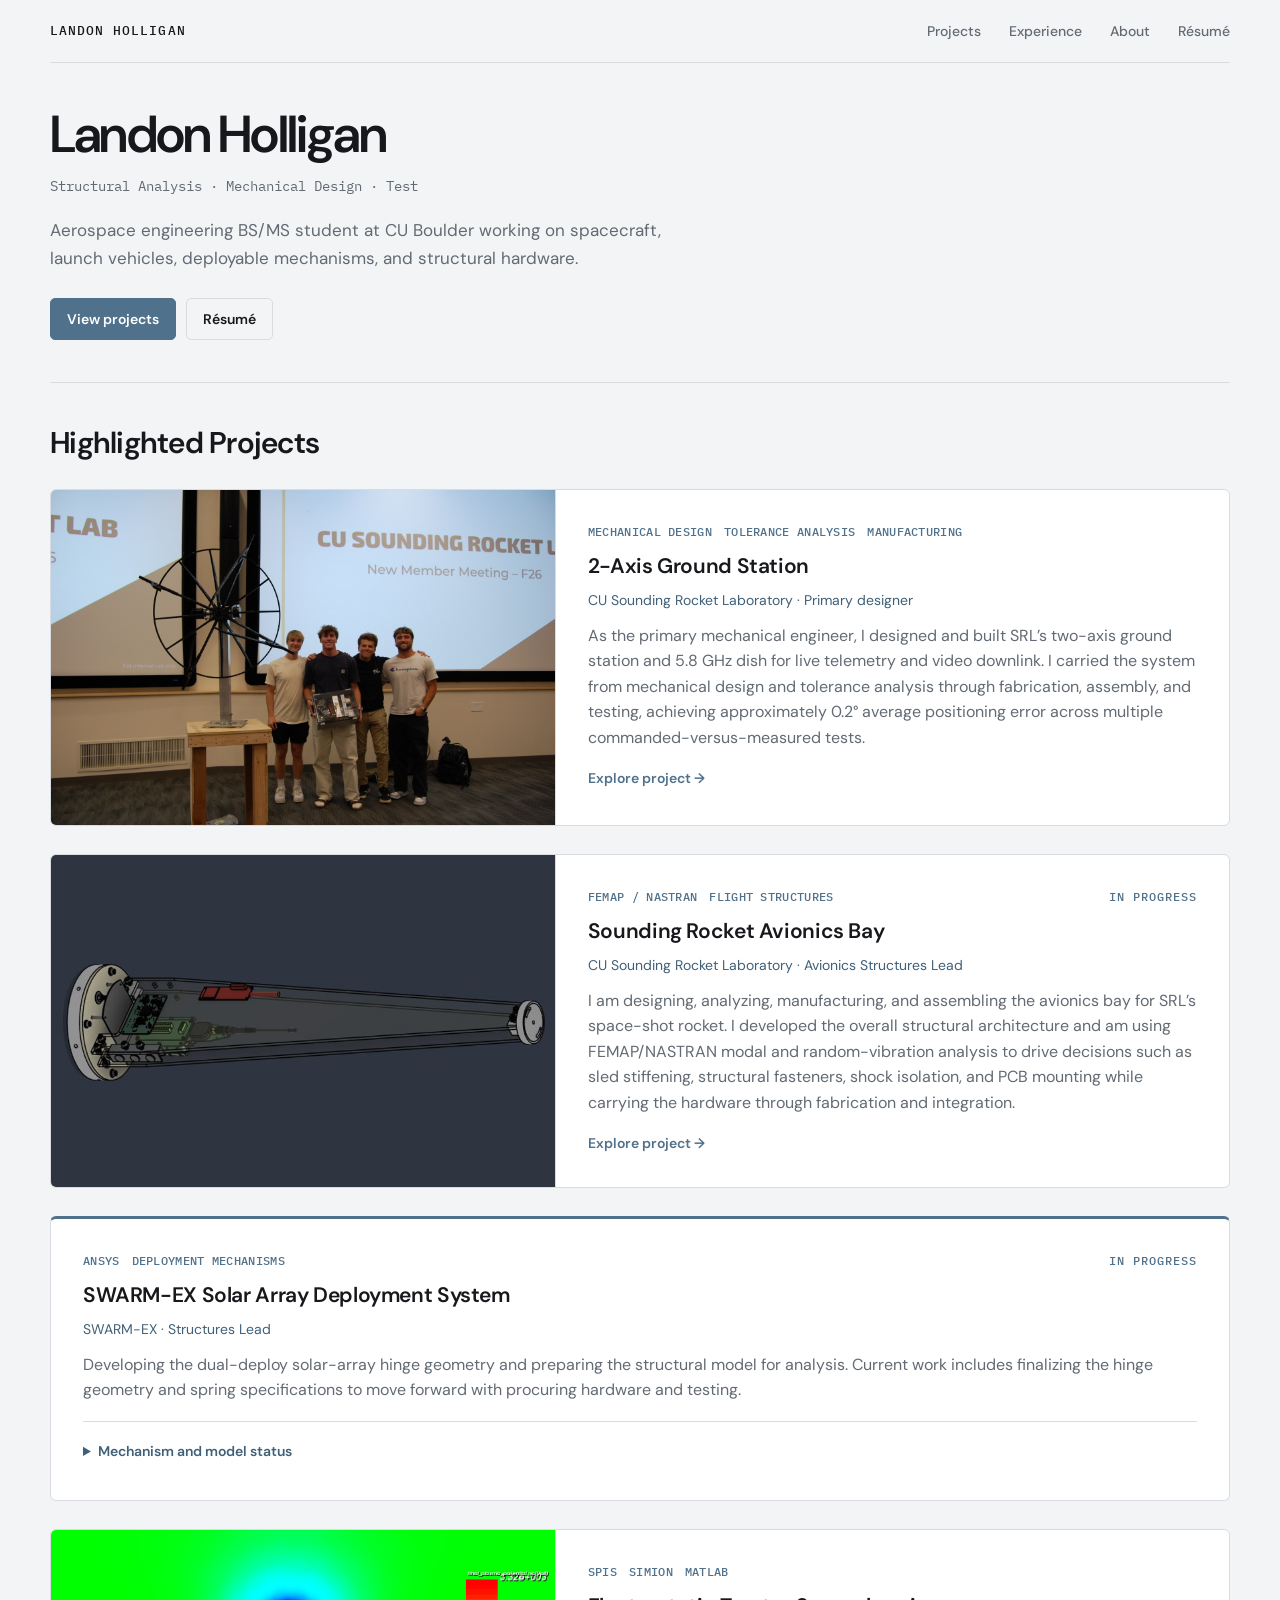
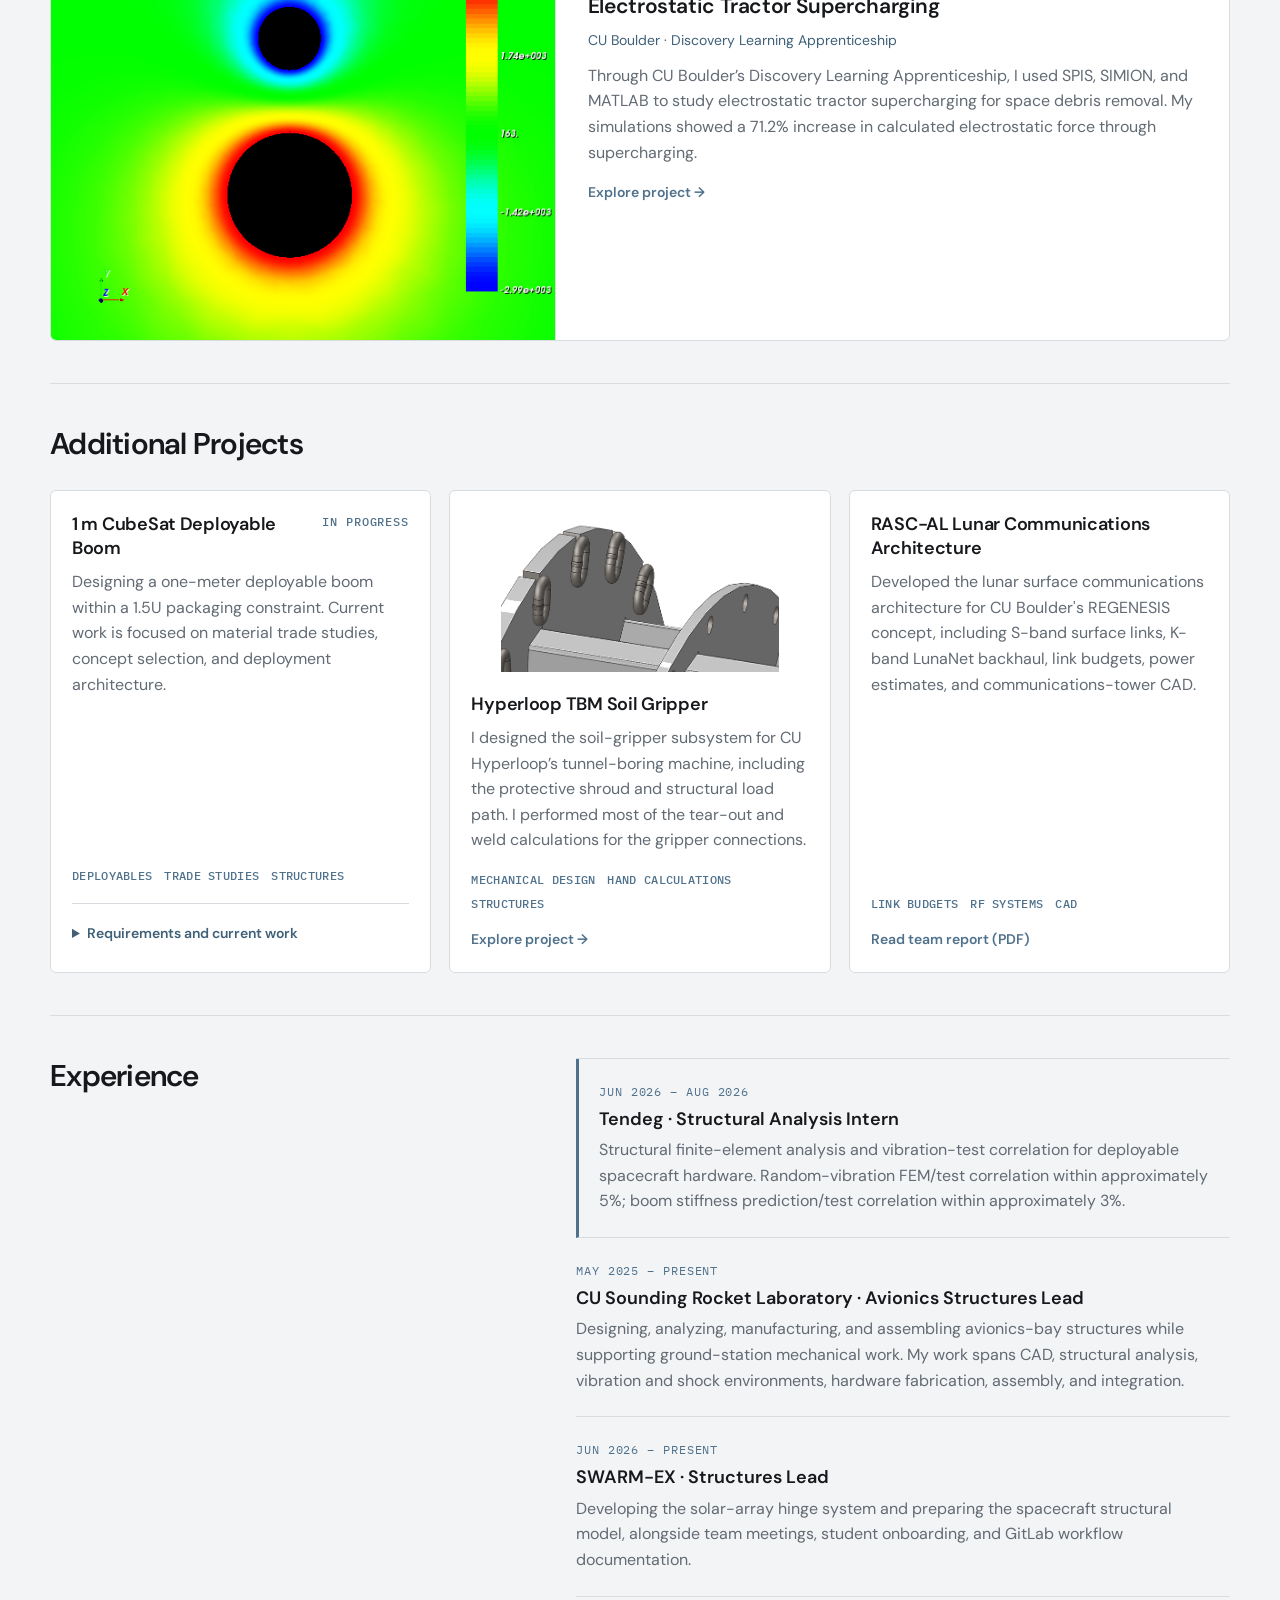
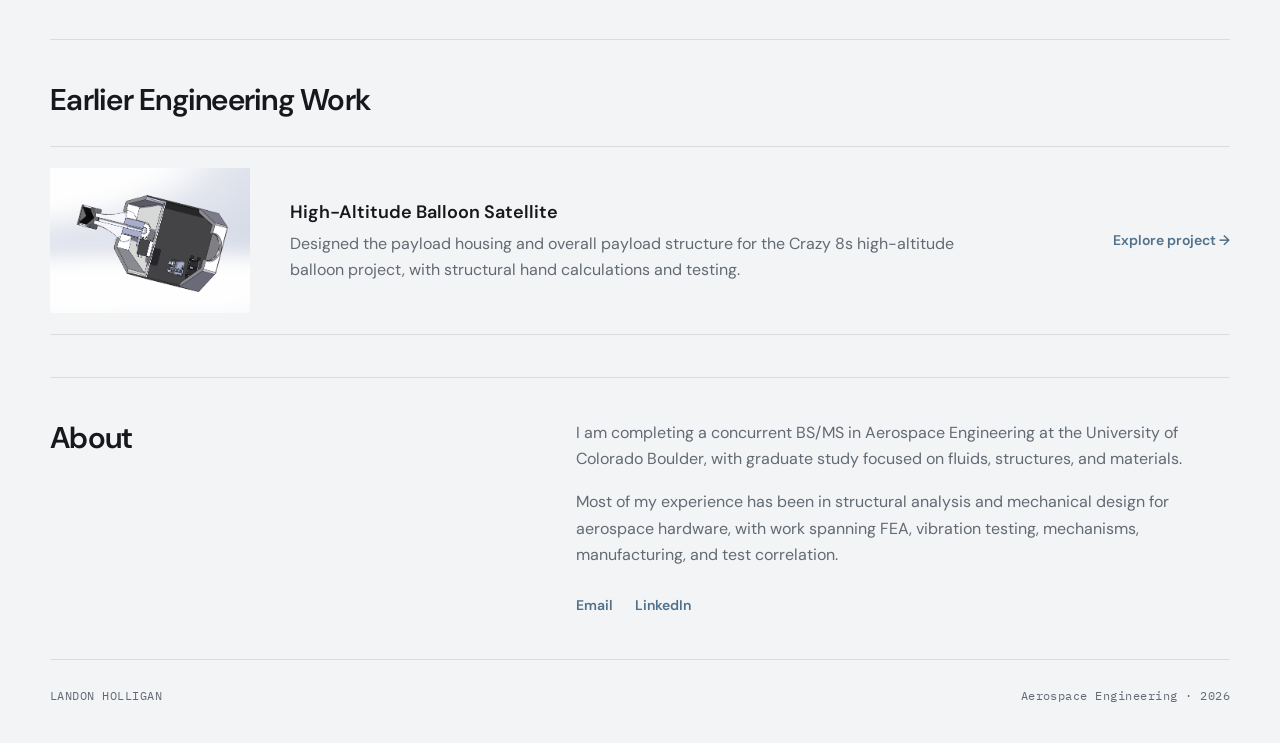
<file: index.html>
<!DOCTYPE html>

<html lang="en">
<head>
<meta charset="utf-8"/>
<meta content="width=device-width, initial-scale=1.0" name="viewport"/>
<meta content="Landon Holligan aerospace engineering portfolio featuring structural analysis, mechanical design, mechanisms, manufacturing, and testing." name="description"/>
<title>Landon Holligan | Aerospace Engineering</title>
<link href="https://fonts.googleapis.com" rel="preconnect"/>
<link crossorigin="" href="https://fonts.gstatic.com" rel="preconnect"/>
<link href="https://fonts.googleapis.com/css2?family=DM+Sans:wght@400;500;600;700&amp;family=IBM+Plex+Mono:wght@400;500&amp;display=swap" rel="stylesheet"/>
<link href="styles.css" rel="stylesheet"/>
</head>
<body><a class="skip-link" href="#top">Skip to content</a>
<header class="site-header">
<a class="brand" href="#top">
      LANDON HOLLIGAN
    </a>
<nav aria-label="Main navigation" class="site-nav">
<a href="#projects">
        Projects
      </a>
<a href="#experience">
        Experience
      </a>
<a href="#about">
        About
      </a>
<a href="assets/resume.pdf" rel="noopener noreferrer" target="_blank">
        Résumé
      </a>
</nav>
</header>
<main id="top">
<section class="hero">
<h1>
        Landon Holligan
      </h1>
<p class="hero-role">
        Structural Analysis · Mechanical Design · Test
      </p>
<p class="hero-copy">
        Aerospace engineering BS/MS student at CU Boulder working on
        spacecraft, launch vehicles, deployable mechanisms, and structural
        hardware.
      </p>
<div class="hero-actions">
<a class="button primary" href="#projects">
          View projects
        </a>
<a class="button secondary" href="assets/resume.pdf" rel="noopener noreferrer" target="_blank">
          Résumé
        </a>
</div>
</section>
<section class="section" id="projects">
<div class="section-title">
<h2>Highlighted Projects</h2>
</div>
<div class="project-grid highlighted-projects">
<article class="project-card">
<div class="project-image hardware-image">
<img alt="CU Sounding Rocket Laboratory team with the assembled ground station and dish structure" decoding="async" height="2000" src="assets/images/ground-station.JPG" width="3008"/>
</div>
<div class="project-body">
<div class="project-meta">
<span>
                MECHANICAL DESIGN
              </span>
<span>
                TOLERANCE ANALYSIS
              </span>
<span>
                MANUFACTURING
              </span>
</div>
<h3>
              2-Axis Ground Station
            </h3><p class="project-role">CU Sounding Rocket Laboratory · Primary designer</p>
<p>As the primary mechanical engineer, I designed and built SRL’s two-axis ground station and 5.8 GHz dish for live telemetry and video downlink. I carried the system from mechanical design and tolerance analysis through fabrication, assembly, and testing, achieving approximately 0.2° average positioning error across multiple commanded-versus-measured tests.</p>
<a class="project-link" href="ground-station.html">Explore project →</a>
</div>
</article>
<article class="project-card">
<div class="project-image cad-image">
<img alt="Sounding rocket avionics bay CAD and structural design" decoding="async" height="233" src="assets/images/Av_Bay.png" width="756"/>
</div>
<div class="project-body">
<div class="project-top-row">
<div class="project-meta">
<span>
                  FEMAP / NASTRAN
                </span>
<span>
                  FLIGHT STRUCTURES
                </span>
</div>
<span class="status">
                IN PROGRESS
              </span>
</div>
<h3>
              Sounding Rocket Avionics Bay
            </h3><p class="project-role">CU Sounding Rocket Laboratory · Avionics Structures Lead</p>
<p>I am designing, analyzing, manufacturing, and assembling the avionics bay for SRL’s space-shot rocket. I developed the overall structural architecture and am using FEMAP/NASTRAN modal and random-vibration analysis to drive decisions such as sled stiffening, structural fasteners, shock isolation, and PCB mounting while carrying the hardware through fabrication and integration.</p>
<a class="project-link" href="avionics-bay.html">Explore project →</a>
</div>
</article>
<article class="project-card text-project">
<div class="project-body">
<div class="project-top-row">
<div class="project-meta">
<span>
                  ANSYS
                </span>
<span>
                  DEPLOYMENT MECHANISMS
                </span>
</div>
<span class="status">
                IN PROGRESS
              </span>
</div>
<h3>
              SWARM-EX Solar Array Deployment System
            </h3><p class="project-role">SWARM-EX · Structures Lead</p>
<p>Developing the dual-deploy solar-array hinge geometry and preparing the structural model for analysis. Current work includes finalizing the hinge geometry and spring specifications to move forward with procuring hardware and testing. </p>
<details class="project-details"><summary>Mechanism and model status</summary><div class="detail-content"><dl><dt>Mechanism</dt><dd>Dual-deploy solar-array hinge system.</dd><dt>Model preparation</dt><dd>Geometry development, CAD health checks, and material and mass definitions.</dd><dt>Analysis status</dt><dd>Detailed hinge analysis is not yet complete.</dd></dl></div></details>
</div>
</article>
<article class="project-card"><div class="project-image scientific-image"><img alt="SPIS potential field from the supercharging validation simulation" height="464" loading="lazy" src="assets/figures/dla-14-1.png" width="571"/></div>
<div class="project-body">
<div class="project-meta">
<span>
                SPIS
              </span>
<span>
                SIMION
              </span>
<span>
                MATLAB
              </span>
</div>
<h3>
              Electrostatic Tractor Supercharging
            </h3><p class="project-role">CU Boulder · Discovery Learning Apprenticeship</p>
<p>Through CU Boulder’s Discovery Learning Apprenticeship, I used SPIS, SIMION, and MATLAB to study electrostatic tractor supercharging for space debris removal. My simulations showed a 71.2% increase in calculated electrostatic force through supercharging.</p>
<a class="project-link" href="dla.html">Explore project →</a>
</div>
</article>
</div>
</section>
<section class="section">
<div class="section-title">
<h2>Additional Projects</h2>
</div>
<div class="compact-project-grid">
<article class="compact-project">
<div class="compact-project-header">
<h3>
              1 m CubeSat Deployable Boom
            </h3>
<span class="status">
              IN PROGRESS
            </span>
</div>
<p>
            Designing a one-meter deployable boom within a 1.5U packaging
            constraint. Current work is focused on material trade studies,
            concept selection, and deployment architecture.
          </p>
<div class="project-meta">
<span>
              DEPLOYABLES
            </span>
<span>
              TRADE STUDIES
            </span>
<span>
              STRUCTURES
            </span>
</div>
<details class="project-details"><summary>Requirements and current work</summary><div class="detail-content"><dl><dt>Packaging</dt><dd>1 m deployed length within a 1.5U envelope.</dd><dt>Trade criteria</dt><dd>Stiffness, payload capacity, magnetic compatibility, and spacecraft and vacuum material constraints.</dd><dt>Current stage</dt><dd>Material trade study and concept selection; detailed structural analysis and hardware validation are not complete.</dd></dl></div></details>
</article>
<article class="compact-project"><img alt="Gripper attachment CAD" class="compact-image" height="351" loading="lazy" src="assets/figures/hyperloop-10-2.png" width="611"/>
<h3>
            Hyperloop TBM Soil Gripper
          </h3>
<p>I designed the soil-gripper subsystem for CU Hyperloop’s tunnel-boring machine, including the protective shroud and structural load path. I performed most of the tear-out and weld calculations for the gripper connections.</p>
<div class="project-meta">
<span>
              MECHANICAL DESIGN
            </span>
<span>
              HAND CALCULATIONS
            </span>
<span>
              STRUCTURES
            </span>
</div>
<a class="project-link" href="hyperloop.html">Explore project →</a>
</article>
<article class="compact-project">
<h3>
            RASC-AL Lunar Communications Architecture
          </h3>
<p>
            Developed the lunar surface communications architecture for
            CU Boulder's REGENESIS concept, including S-band surface links,
            K-band LunaNet backhaul, link budgets, power estimates, and
            communications-tower CAD.
          </p>
<div class="project-meta">
<span>
              LINK BUDGETS
            </span>
<span>
              RF SYSTEMS
            </span>
<span>
              CAD
            </span>
</div>
<a class="project-link" href="assets/images/RASC_AL.pdf" rel="noopener noreferrer" target="_blank">Read team report (PDF)</a>
</article>
</div>
</section>
<section class="section split" id="experience">
<div>
<h2>Experience</h2>
</div>
<div class="timeline">
<div class="timeline-item">
<div class="timeline-date">
            JUN 2026 – AUG 2026
          </div>
<h3>
            Tendeg · Structural Analysis Intern
          </h3>
<p>Structural finite-element analysis and vibration-test correlation for deployable spacecraft hardware. Random-vibration FEM/test correlation within approximately 5%; boom stiffness prediction/test correlation within approximately 3%.</p>
</div>
<div class="timeline-item">
<div class="timeline-date">
            MAY 2025 – PRESENT
          </div>
<h3>
            CU Sounding Rocket Laboratory · Avionics Structures Lead
          </h3>
<p>Designing, analyzing, manufacturing, and assembling avionics-bay structures while supporting ground-station mechanical work. My work spans CAD, structural analysis, vibration and shock environments, hardware fabrication, assembly, and integration.</p>
</div>
<div class="timeline-item">
<div class="timeline-date">
            JUN 2026 – PRESENT
          </div>
<h3>
            SWARM-EX · Structures Lead
          </h3>
<p>Developing the solar-array hinge system and preparing the spacecraft structural model, alongside team meetings, student onboarding, and GitLab workflow documentation.</p>
</div>
</div>
</section>
<section class="section">
<div class="section-title">
<h2>Earlier Engineering Work</h2>
</div>
<div class="earlier-work">
<article class="earlier-project"><img alt="Crazy 8s payload housing CAD" class="earlier-image" height="743" loading="lazy" src="assets/figures/balloon-4-1.png" width="1022"/>
<div>
<h3>
              High-Altitude Balloon Satellite
            </h3>
<p>Designed the payload housing and overall payload structure for the Crazy 8s high-altitude balloon project, with structural hand calculations and testing.</p>
</div>
<a class="project-link" href="balloon-payload.html">Explore project →</a></article>
</div>
</section>
<section class="section split" id="about">
<div>
<h2>
          About
        </h2>
</div>
<div class="about-copy">
<p>
          I am completing a concurrent BS/MS in Aerospace Engineering at
          the University of Colorado Boulder, with graduate study focused
          on fluids, structures, and materials.
        </p>
<p>
          Most of my experience has been in structural analysis and
          mechanical design for aerospace hardware, with work spanning FEA,
          vibration testing, mechanisms, manufacturing, and test correlation.
        </p>
<div class="contact-links">
<a href="mailto:landon.holligan@colorado.edu">
            Email
          </a>
<a href="https://www.linkedin.com/in/landon-holligan/" rel="noopener noreferrer" target="_blank">
            LinkedIn
          </a>
</div>
</div>
</section>
</main>
<footer>
<span>
      LANDON HOLLIGAN
    </span>
<span>
      Aerospace Engineering · <span id="year"></span>
</span>
</footer>
<script src="script.js"></script>
</body>
</html>
</file>
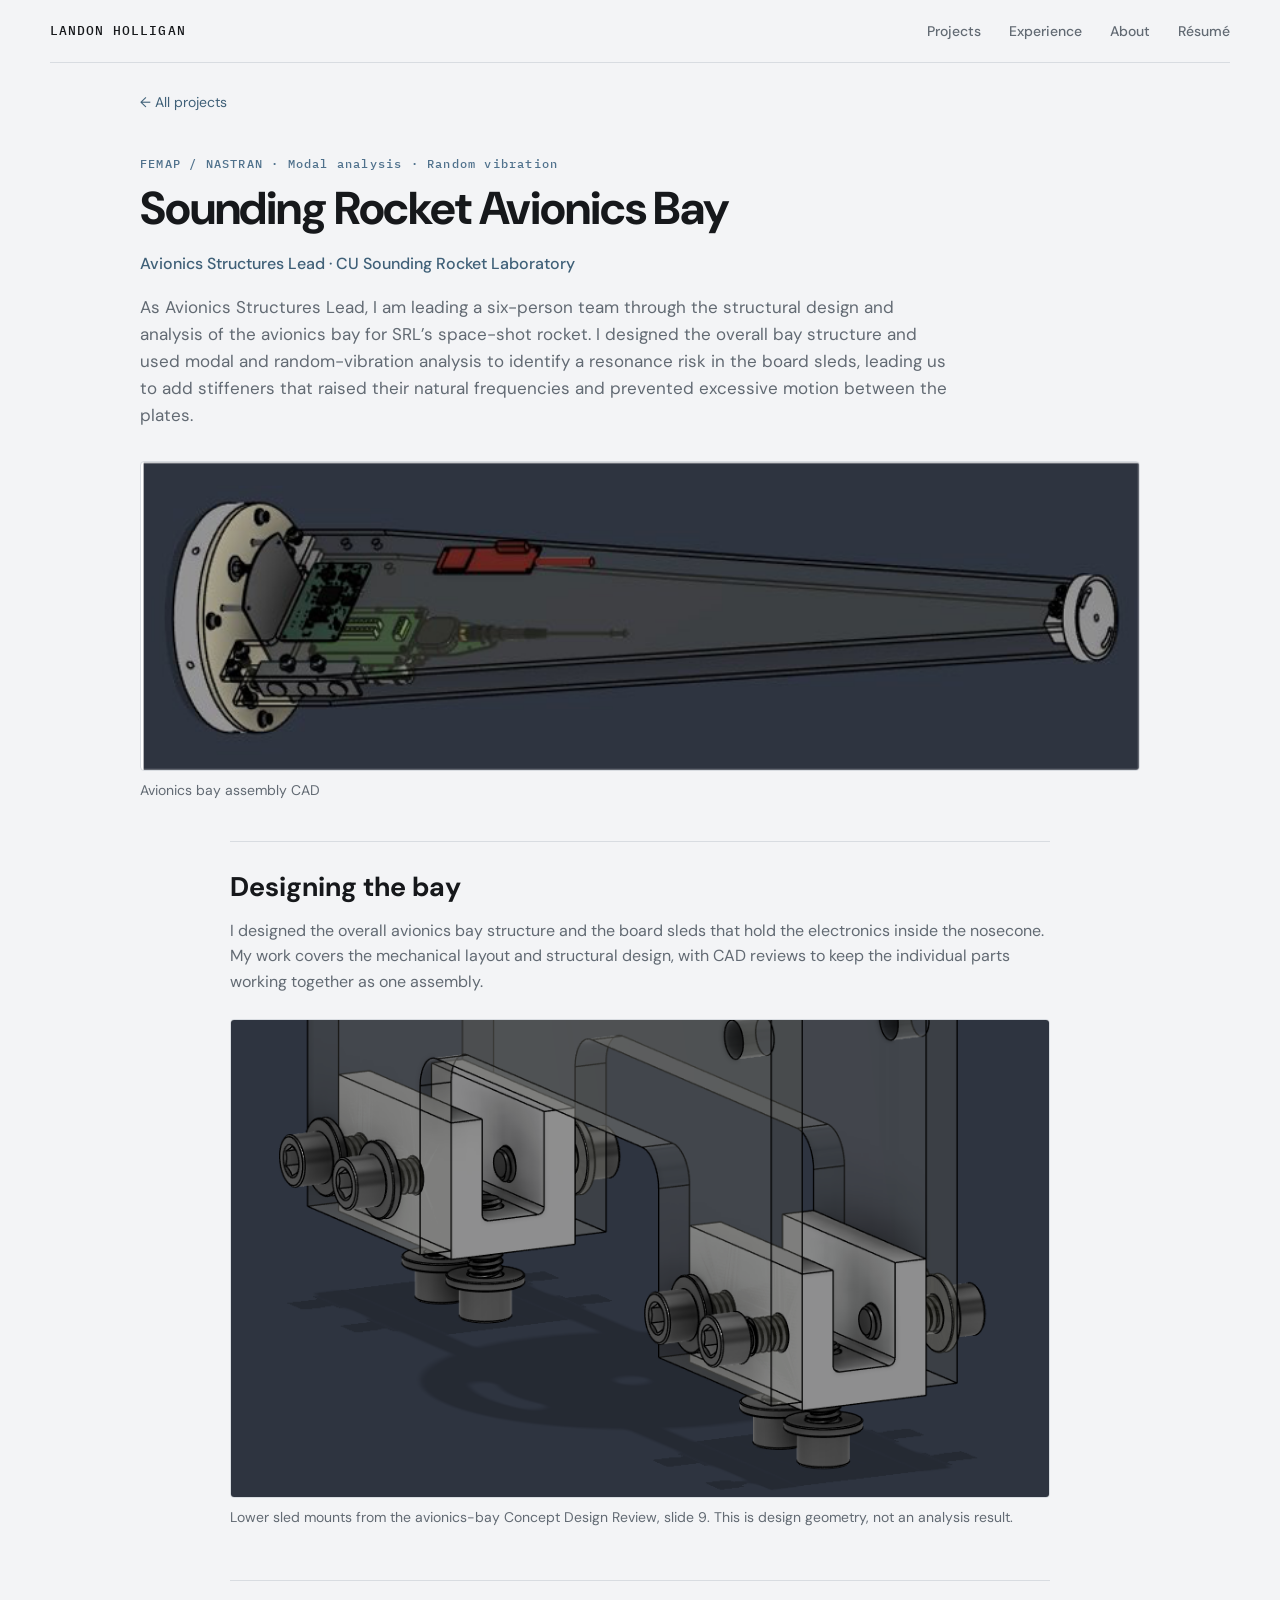
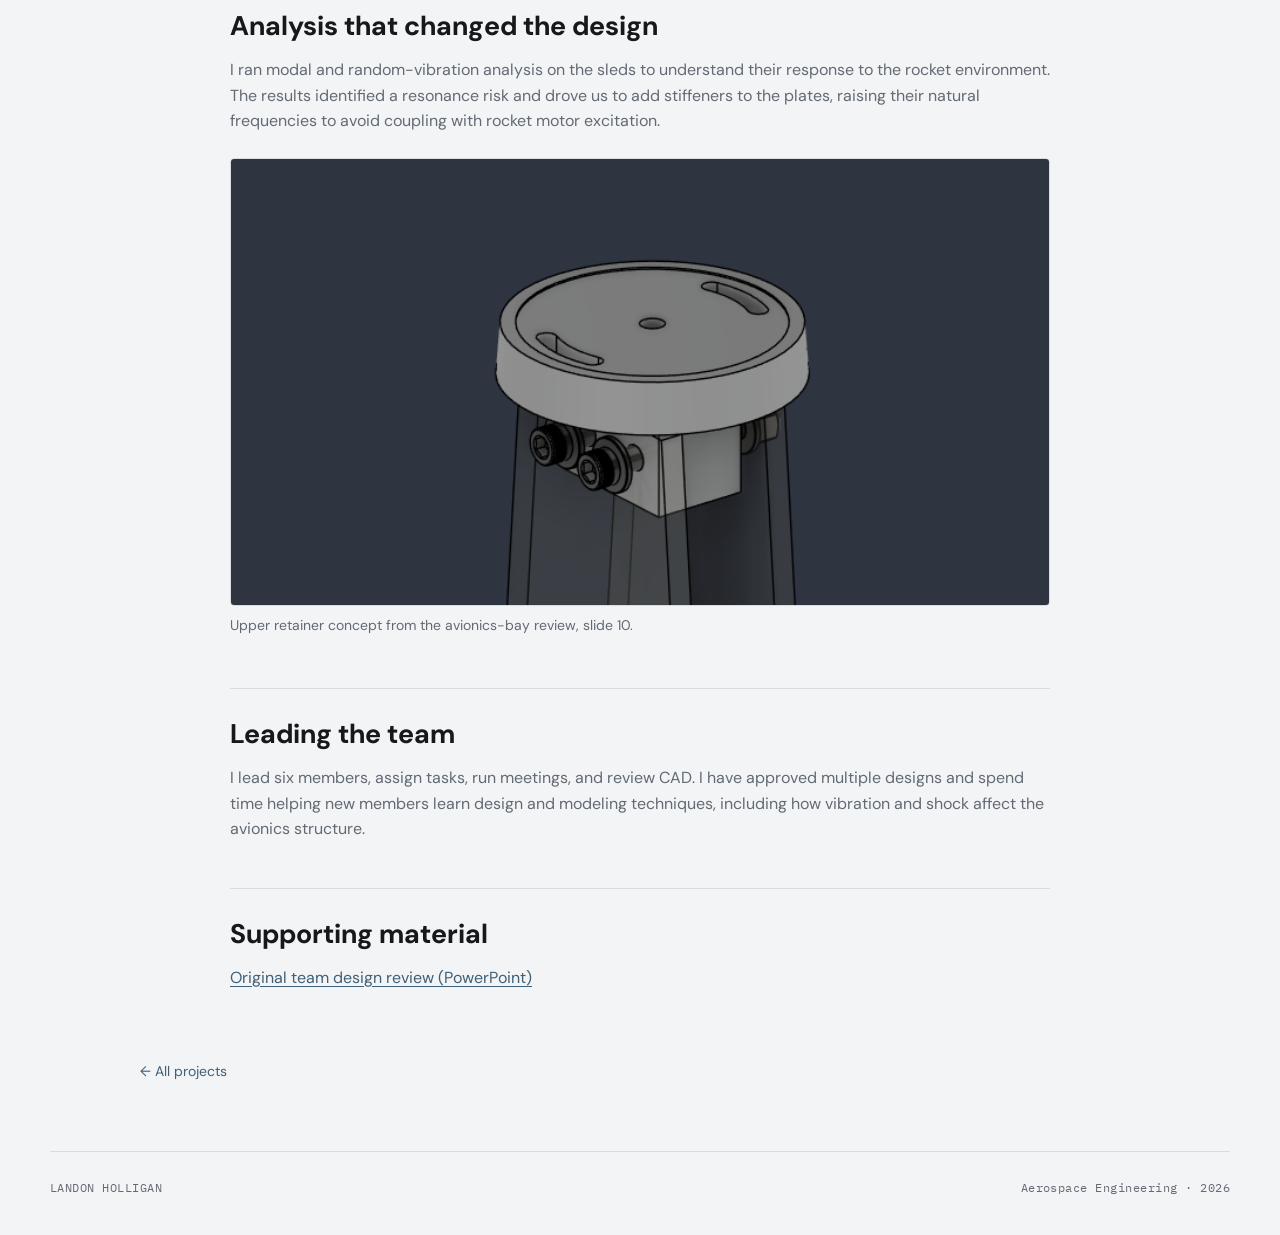
<file: avionics-bay.html>
<!DOCTYPE html>
<html lang="en"><head>
<meta charset="utf-8"/>
<meta content="width=device-width, initial-scale=1.0" name="viewport"/>
<meta content="As Avionics Structures Lead, I am working on the structural design, analysis, manufacturing, and test of the avionics bay for SRL’s space-shot rocket. I designed the overall bay structure and used modal and random-vibration analysis to identify a resonance risk in the board sleds, leading me to add stiffeners that raised their natural frequencies and prevented excessive motion between the plates." name="description"/>
<title>Sounding Rocket Avionics Bay | Landon Holligan</title>
<link href="https://fonts.googleapis.com" rel="preconnect"/>
<link crossorigin="" href="https://fonts.gstatic.com" rel="preconnect"/>
<link href="https://fonts.googleapis.com/css2?family=DM+Sans:wght@400;500;600;700&amp;family=IBM+Plex+Mono:wght@400;500&amp;display=swap" rel="stylesheet"/>
<link href="styles.css" rel="stylesheet"/>
</head><body><a class="skip-link" href="#top">Skip to content</a><header class="site-header">
<a class="brand" href="index.html#top">
      LANDON HOLLIGAN
    </a>
<nav aria-label="Main navigation" class="site-nav">
<a href="index.html#projects">
        Projects
      </a>
<a href="index.html#experience">
        Experience
      </a>
<a href="index.html#about">
        About
      </a>
<a href="assets/resume.pdf" rel="noopener noreferrer" target="_blank">
        Résumé
      </a>
</nav>
</header><main class="case-main" id="top"><a class="back-link" href="index.html#projects">← All projects</a><section class="case-hero"><p class="eyebrow">FEMAP / NASTRAN · Modal analysis · Random vibration</p><h1>Sounding Rocket Avionics Bay</h1><p class="project-role">Avionics Structures Lead · CU Sounding Rocket Laboratory</p><p class="case-intro">As Avionics Structures Lead, I am leading a six-person team through the structural design and analysis of the avionics bay for SRL’s space-shot rocket. I designed the overall bay structure and used modal and random-vibration analysis to identify a resonance risk in the board sleds, leading us to add stiffeners that raised their natural frequencies and prevented excessive motion between the plates.</p></section><figure><a aria-label="Open full-size figure" href="assets/images/Av_Bay.png" rel="noopener" target="_blank"><img alt="Avionics bay assembly CAD" height="233" loading="lazy" src="assets/images/Av_Bay.png" width="756"/></a><figcaption>Avionics bay assembly CAD</figcaption></figure><div class="case-content"><section class="case-section"><h2>Designing the bay</h2><p>I designed the overall avionics bay structure and the board sleds that hold the electronics inside the nosecone. My work covers the mechanical layout and structural design, with CAD reviews to keep the individual parts working together as one assembly.</p><figure><a aria-label="Open full-size figure" href="assets/figures/avionics-9-2.png" rel="noopener" target="_blank"><img alt="Lower sled mounts from the avionics-bay Concept Design Review, slide 9. This is design geometry, not an analysis result." height="518" loading="lazy" src="assets/figures/avionics-9-2.png" width="887"/></a><figcaption>Lower sled mounts from the avionics-bay Concept Design Review, slide 9. This is design geometry, not an analysis result.</figcaption></figure></section><section class="case-section"><h2>Analysis that changed the design</h2><p>I ran modal and random-vibration analysis on the sleds to understand their response to the rocket environment. The results identified a resonance risk and drove us to add stiffeners to the plates, raising their natural frequencies to avoid coupling with rocket motor excitation.</p><figure><a aria-label="Open full-size figure" href="assets/figures/avionics-10-2.png" rel="noopener" target="_blank"><img alt="Upper retainer concept from the avionics-bay review, slide 10." height="381" loading="lazy" src="assets/figures/avionics-10-2.png" width="698"/></a><figcaption>Upper retainer concept from the avionics-bay review, slide 10.</figcaption></figure></section><section class="case-section"><h2>Leading the team</h2><p>I lead six members, assign tasks, run meetings, and review CAD. I have approved multiple designs and spend time helping new members learn design and modeling techniques, including how vibration and shock affect the avionics structure.</p></section><section class="case-section downloads"><h2>Supporting material</h2><a download="" href="assets/documents/avionics-review.pptx">Original team design review (PowerPoint)</a></section></div><a class="back-link" href="index.html#projects">← All projects</a></main><footer>
<span>
      LANDON HOLLIGAN
    </span>
<span>
      Aerospace Engineering · <span id="year"></span>
</span>
</footer><script src="script.js"></script></body></html>
</file>
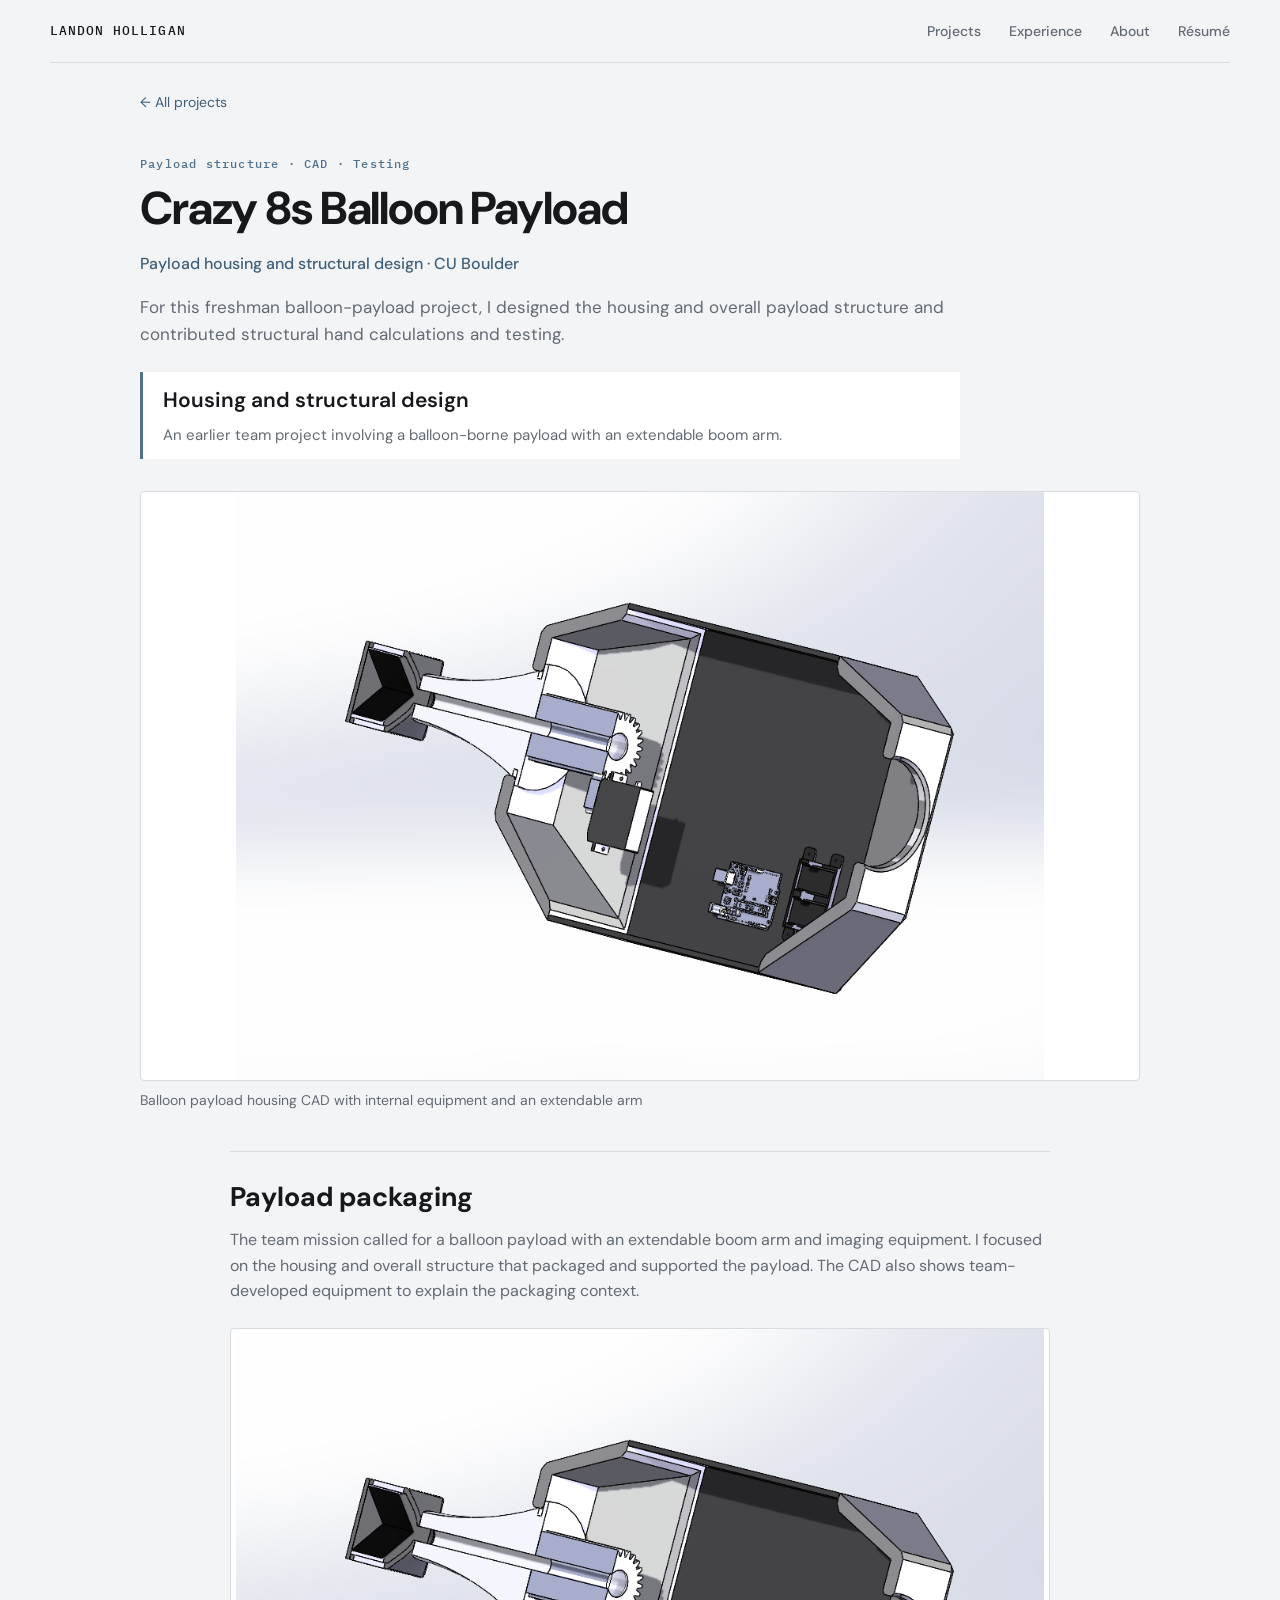
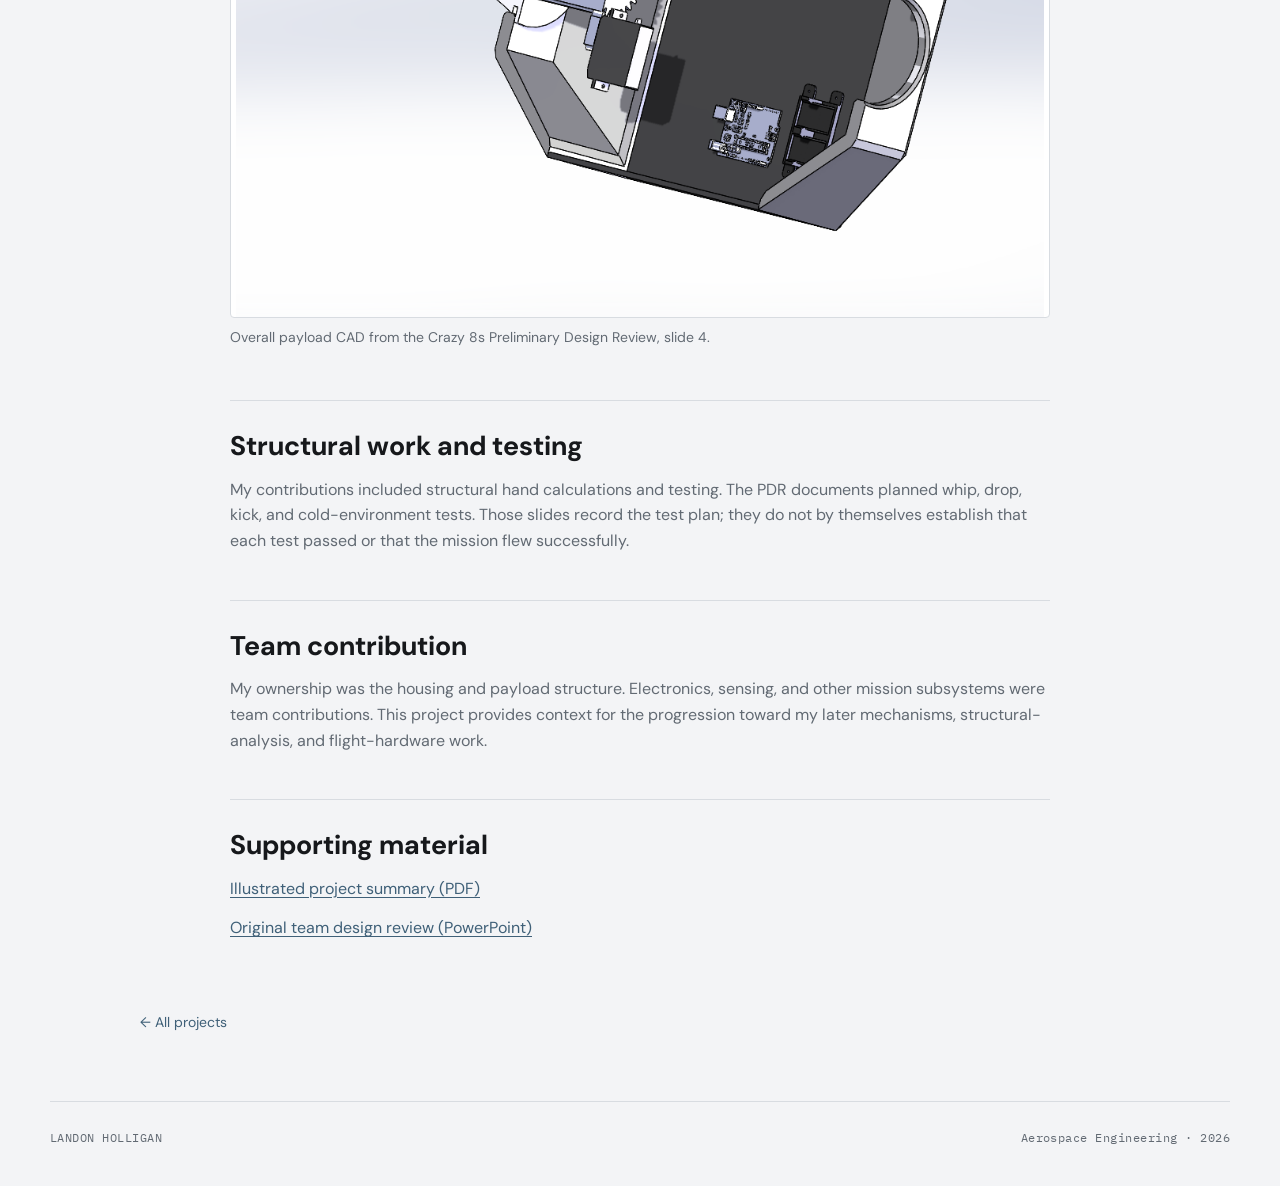
<file: balloon-payload.html>
<!DOCTYPE html><html lang="en"><head>
<meta charset="utf-8"/>
<meta content="width=device-width, initial-scale=1.0" name="viewport"/>
<meta content="For this freshman balloon-payload project, I designed the housing and overall payload structure and contributed structural hand calculations and testing." name="description"/>
<title>Crazy 8s Balloon Payload | Landon Holligan</title>
<link href="https://fonts.googleapis.com" rel="preconnect"/>
<link crossorigin="" href="https://fonts.gstatic.com" rel="preconnect"/>
<link href="https://fonts.googleapis.com/css2?family=DM+Sans:wght@400;500;600;700&amp;family=IBM+Plex+Mono:wght@400;500&amp;display=swap" rel="stylesheet"/>
<link href="styles.css" rel="stylesheet"/>
</head><body><a class="skip-link" href="#top">Skip to content</a><header class="site-header">
<a class="brand" href="index.html#top">
      LANDON HOLLIGAN
    </a>
<nav aria-label="Main navigation" class="site-nav">
<a href="index.html#projects">
        Projects
      </a>
<a href="index.html#experience">
        Experience
      </a>
<a href="index.html#about">
        About
      </a>
<a href="assets/resume.pdf" rel="noopener noreferrer" target="_blank">
        Résumé
      </a>
</nav>
</header><main id="top" class="case-main"><a class="back-link" href="index.html#projects">← All projects</a><section class="case-hero"><p class="eyebrow">Payload structure · CAD · Testing</p><h1>Crazy 8s Balloon Payload</h1><p class="project-role">Payload housing and structural design · CU Boulder</p><p class="case-intro">For this freshman balloon-payload project, I designed the housing and overall payload structure and contributed structural hand calculations and testing.</p><div class="case-result"><strong>Housing and structural design</strong><span>An earlier team project involving a balloon-borne payload with an extendable boom arm.</span></div></section><figure><a href="assets/figures/balloon-4-1.png" target="_blank" rel="noopener" aria-label="Open full-size figure"><img src="assets/figures/balloon-4-1.png" width="1022" height="743" loading="lazy" alt="Balloon payload housing CAD with internal equipment and an extendable arm"></a><figcaption>Balloon payload housing CAD with internal equipment and an extendable arm</figcaption></figure><div class="case-content"><section class="case-section"><h2>Payload packaging</h2><p>The team mission called for a balloon payload with an extendable boom arm and imaging equipment. I focused on the housing and overall structure that packaged and supported the payload. The CAD also shows team-developed equipment to explain the packaging context.</p><figure><a href="assets/figures/balloon-4-1.png" target="_blank" rel="noopener" aria-label="Open full-size figure"><img src="assets/figures/balloon-4-1.png" width="1022" height="743" loading="lazy" alt="Overall payload CAD from the Crazy 8s Preliminary Design Review, slide 4."></a><figcaption>Overall payload CAD from the Crazy 8s Preliminary Design Review, slide 4.</figcaption></figure></section><section class="case-section"><h2>Structural work and testing</h2><p>My contributions included structural hand calculations and testing. The PDR documents planned whip, drop, kick, and cold-environment tests. Those slides record the test plan; they do not by themselves establish that each test passed or that the mission flew successfully.</p></section><section class="case-section"><h2>Team contribution</h2><p>My ownership was the housing and payload structure. Electronics, sensing, and other mission subsystems were team contributions. This project provides context for the progression toward my later mechanisms, structural-analysis, and flight-hardware work.</p></section><section class="case-section downloads"><h2>Supporting material</h2><a href="assets/documents/balloon-payload-summary.pdf" target="_blank" rel="noopener">Illustrated project summary (PDF)</a><a href="assets/documents/balloon-pdr.pptx" download>Original team design review (PowerPoint)</a></section></div><a class="back-link" href="index.html#projects">← All projects</a></main><footer>
<span>
      LANDON HOLLIGAN
    </span>
<span>
      Aerospace Engineering · <span id="year"></span>
</span>
</footer><script src="script.js"></script></body></html>
</file>
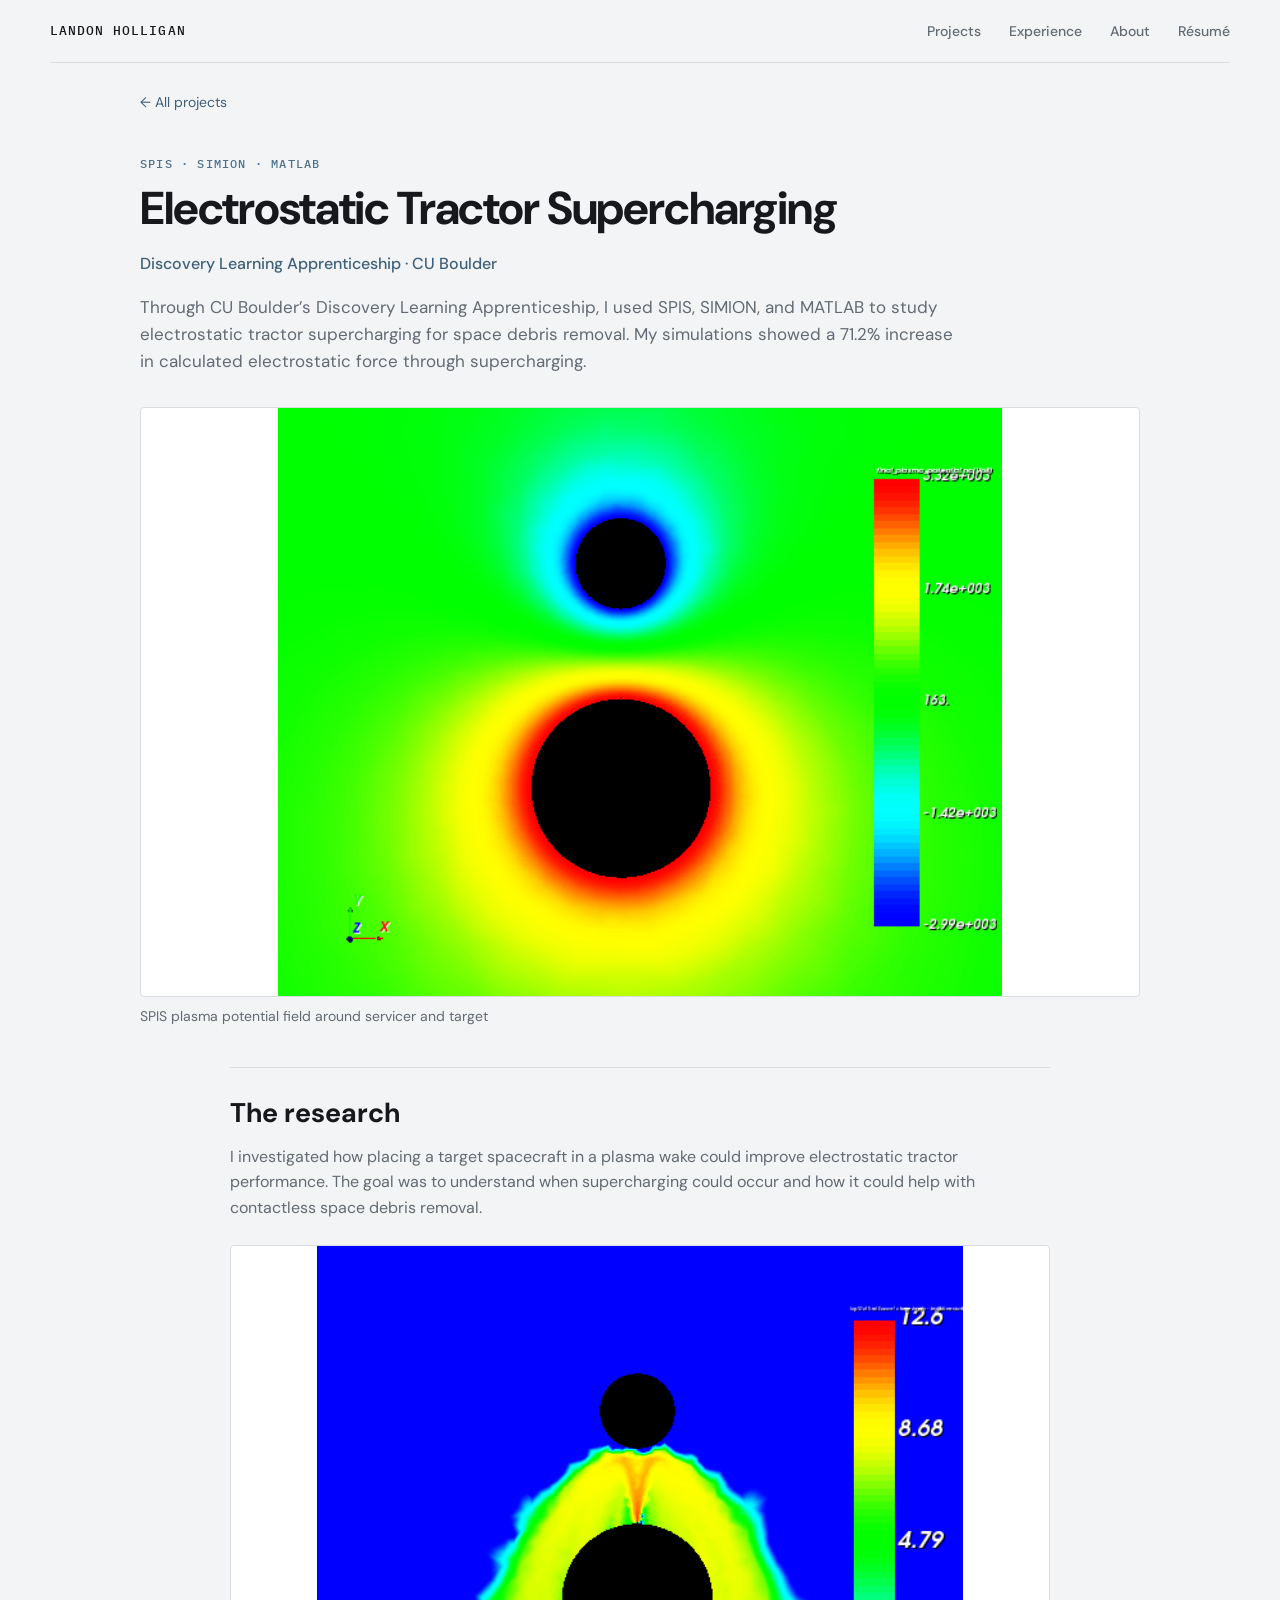
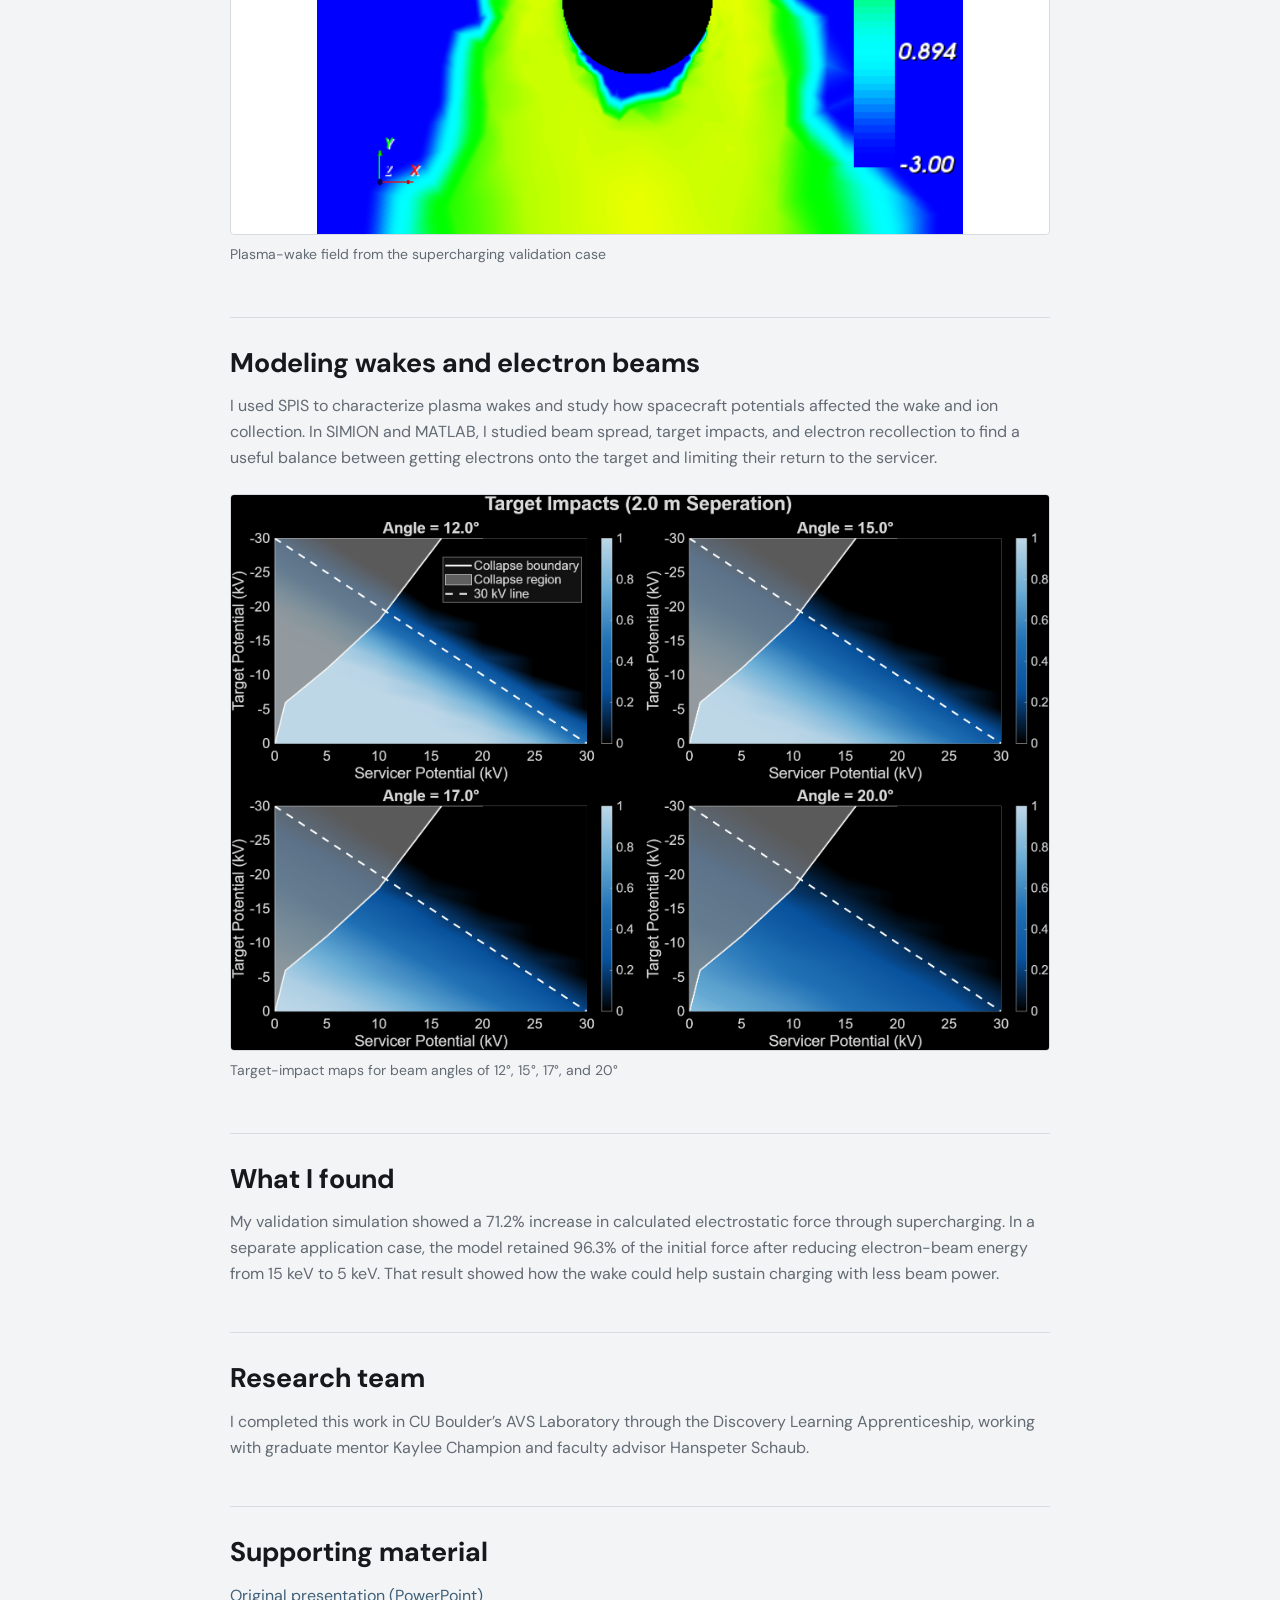
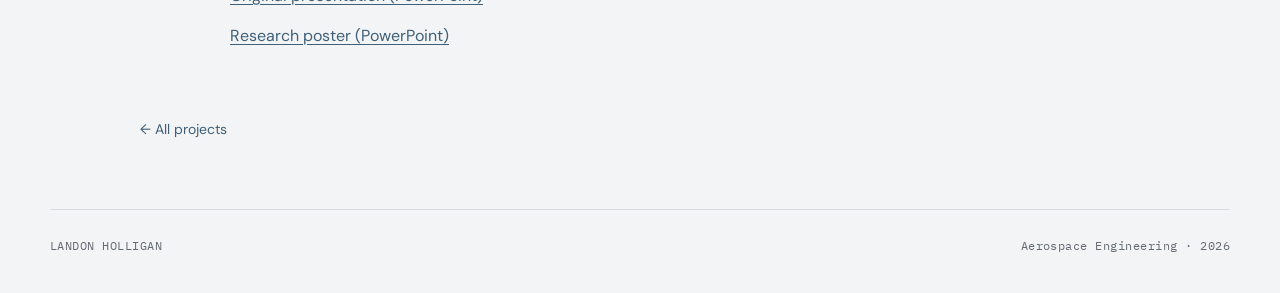
<file: dla.html>
<!DOCTYPE html>
<html lang="en"><head>
<meta charset="utf-8"/>
<meta content="width=device-width, initial-scale=1.0" name="viewport"/>
<meta content="Through CU Boulder’s Discovery Learning Apprenticeship, I used SPIS, SIMION, and MATLAB to study electrostatic tractor supercharging for space debris removal. My simulations showed a 71.2% increase in calculated electrostatic force through supercharging." name="description"/>
<title>Electrostatic Tractor Supercharging | Landon Holligan</title>
<link href="https://fonts.googleapis.com" rel="preconnect"/>
<link crossorigin="" href="https://fonts.gstatic.com" rel="preconnect"/>
<link href="https://fonts.googleapis.com/css2?family=DM+Sans:wght@400;500;600;700&amp;family=IBM+Plex+Mono:wght@400;500&amp;display=swap" rel="stylesheet"/>
<link href="styles.css" rel="stylesheet"/>
</head><body><a class="skip-link" href="#top">Skip to content</a><header class="site-header">
<a class="brand" href="index.html#top">
      LANDON HOLLIGAN
    </a>
<nav aria-label="Main navigation" class="site-nav">
<a href="index.html#projects">
        Projects
      </a>
<a href="index.html#experience">
        Experience
      </a>
<a href="index.html#about">
        About
      </a>
<a href="assets/resume.pdf" rel="noopener noreferrer" target="_blank">
        Résumé
      </a>
</nav>
</header><main class="case-main" id="top"><a class="back-link" href="index.html#projects">← All projects</a><section class="case-hero"><p class="eyebrow">SPIS · SIMION · MATLAB</p><h1>Electrostatic Tractor Supercharging</h1><p class="project-role">Discovery Learning Apprenticeship · CU Boulder</p><p class="case-intro">Through CU Boulder’s Discovery Learning Apprenticeship, I used SPIS, SIMION, and MATLAB to study electrostatic tractor supercharging for space debris removal. My simulations showed a 71.2% increase in calculated electrostatic force through supercharging.</p></section><figure><a aria-label="Open full-size figure" href="assets/figures/dla-14-1.png" rel="noopener" target="_blank"><img alt="SPIS plasma potential field around servicer and target" height="464" loading="lazy" src="assets/figures/dla-14-1.png" width="571"/></a><figcaption>SPIS plasma potential field around servicer and target</figcaption></figure><div class="case-content"><section class="case-section"><h2>The research</h2><p>I investigated how placing a target spacecraft in a plasma wake could improve electrostatic tractor performance. The goal was to understand when supercharging could occur and how it could help with contactless space debris removal.</p><figure><a aria-label="Open full-size figure" href="assets/figures/dla-14-0.png" rel="noopener" target="_blank"><img alt="Plasma-wake field from the supercharging validation case. DLA final presentation, slide 14." height="458" loading="lazy" src="assets/figures/dla-14-0.png" width="503"/></a><figcaption>Plasma-wake field from the supercharging validation case</figcaption></figure></section><section class="case-section"><h2>Modeling wakes and electron beams</h2><p>I used SPIS to characterize plasma wakes and study how spacecraft potentials affected the wake and ion collection. In SIMION and MATLAB, I studied beam spread, target impacts, and electron recollection to find a useful balance between getting electrons onto the target and limiting their return to the servicer.</p><figure><a aria-label="Open full-size figure" href="assets/figures/dla-12-0.png" rel="noopener" target="_blank"><img alt="Target-impact maps for beam angles of 12°, 15°, 17°, and 20°. DLA final presentation, slide 12." height="1320" loading="lazy" src="assets/figures/dla-12-0.png" width="1947"/></a><figcaption>Target-impact maps for beam angles of 12°, 15°, 17°, and 20°</figcaption></figure></section><section class="case-section"><h2>What I found</h2><p>My validation simulation showed a 71.2% increase in calculated electrostatic force through supercharging. In a separate application case, the model retained 96.3% of the initial force after reducing electron-beam energy from 15 keV to 5 keV. That result showed how the wake could help sustain charging with less beam power.</p></section><section class="case-section"><h2>Research team</h2><p>I completed this work in CU Boulder’s AVS Laboratory through the Discovery Learning Apprenticeship, working with graduate mentor Kaylee Champion and faculty advisor Hanspeter Schaub.</p></section><section class="case-section downloads"><h2>Supporting material</h2><a download="" href="assets/documents/dla-presentation.pptx">Original presentation (PowerPoint)</a><a download="" href="assets/documents/dla-poster.pptx">Research poster (PowerPoint)</a></section></div><a class="back-link" href="index.html#projects">← All projects</a></main><footer>
<span>
      LANDON HOLLIGAN
    </span>
<span>
      Aerospace Engineering · <span id="year"></span>
</span>
</footer><script src="script.js"></script></body></html>
</file>
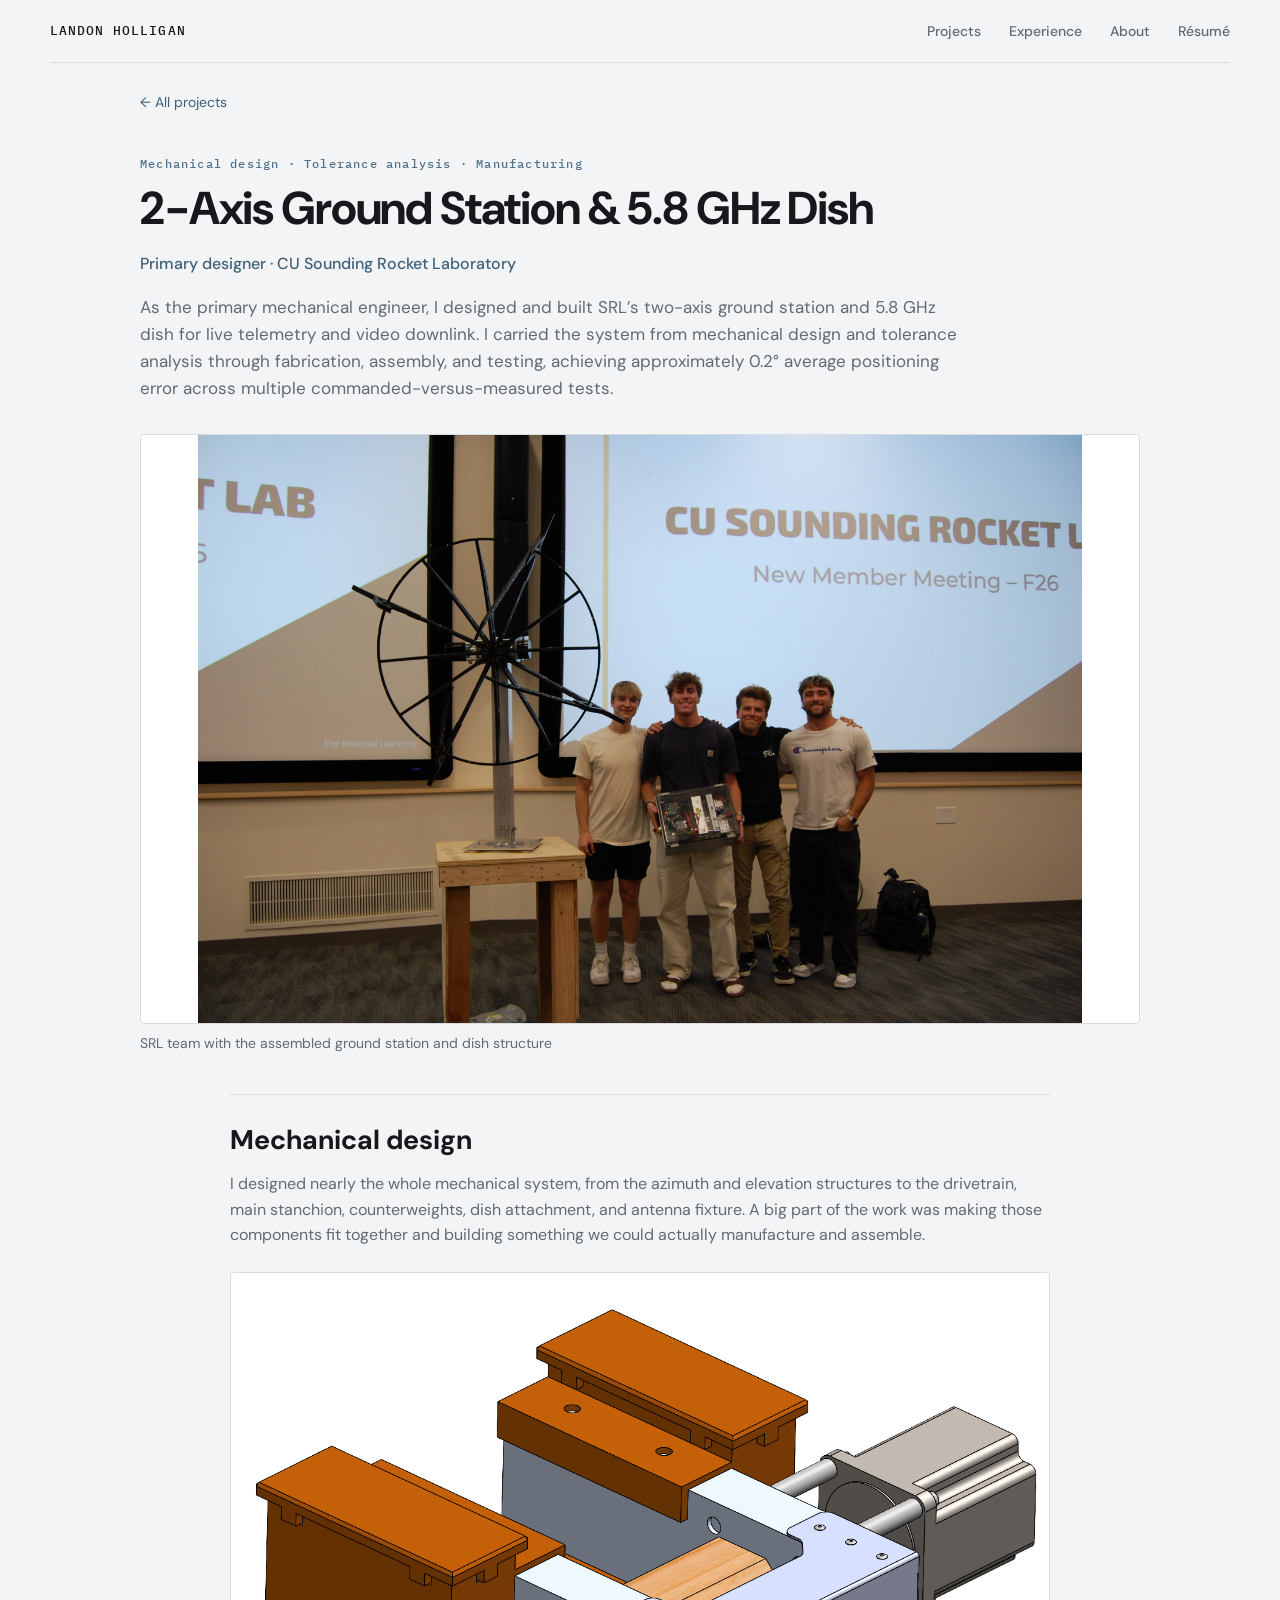
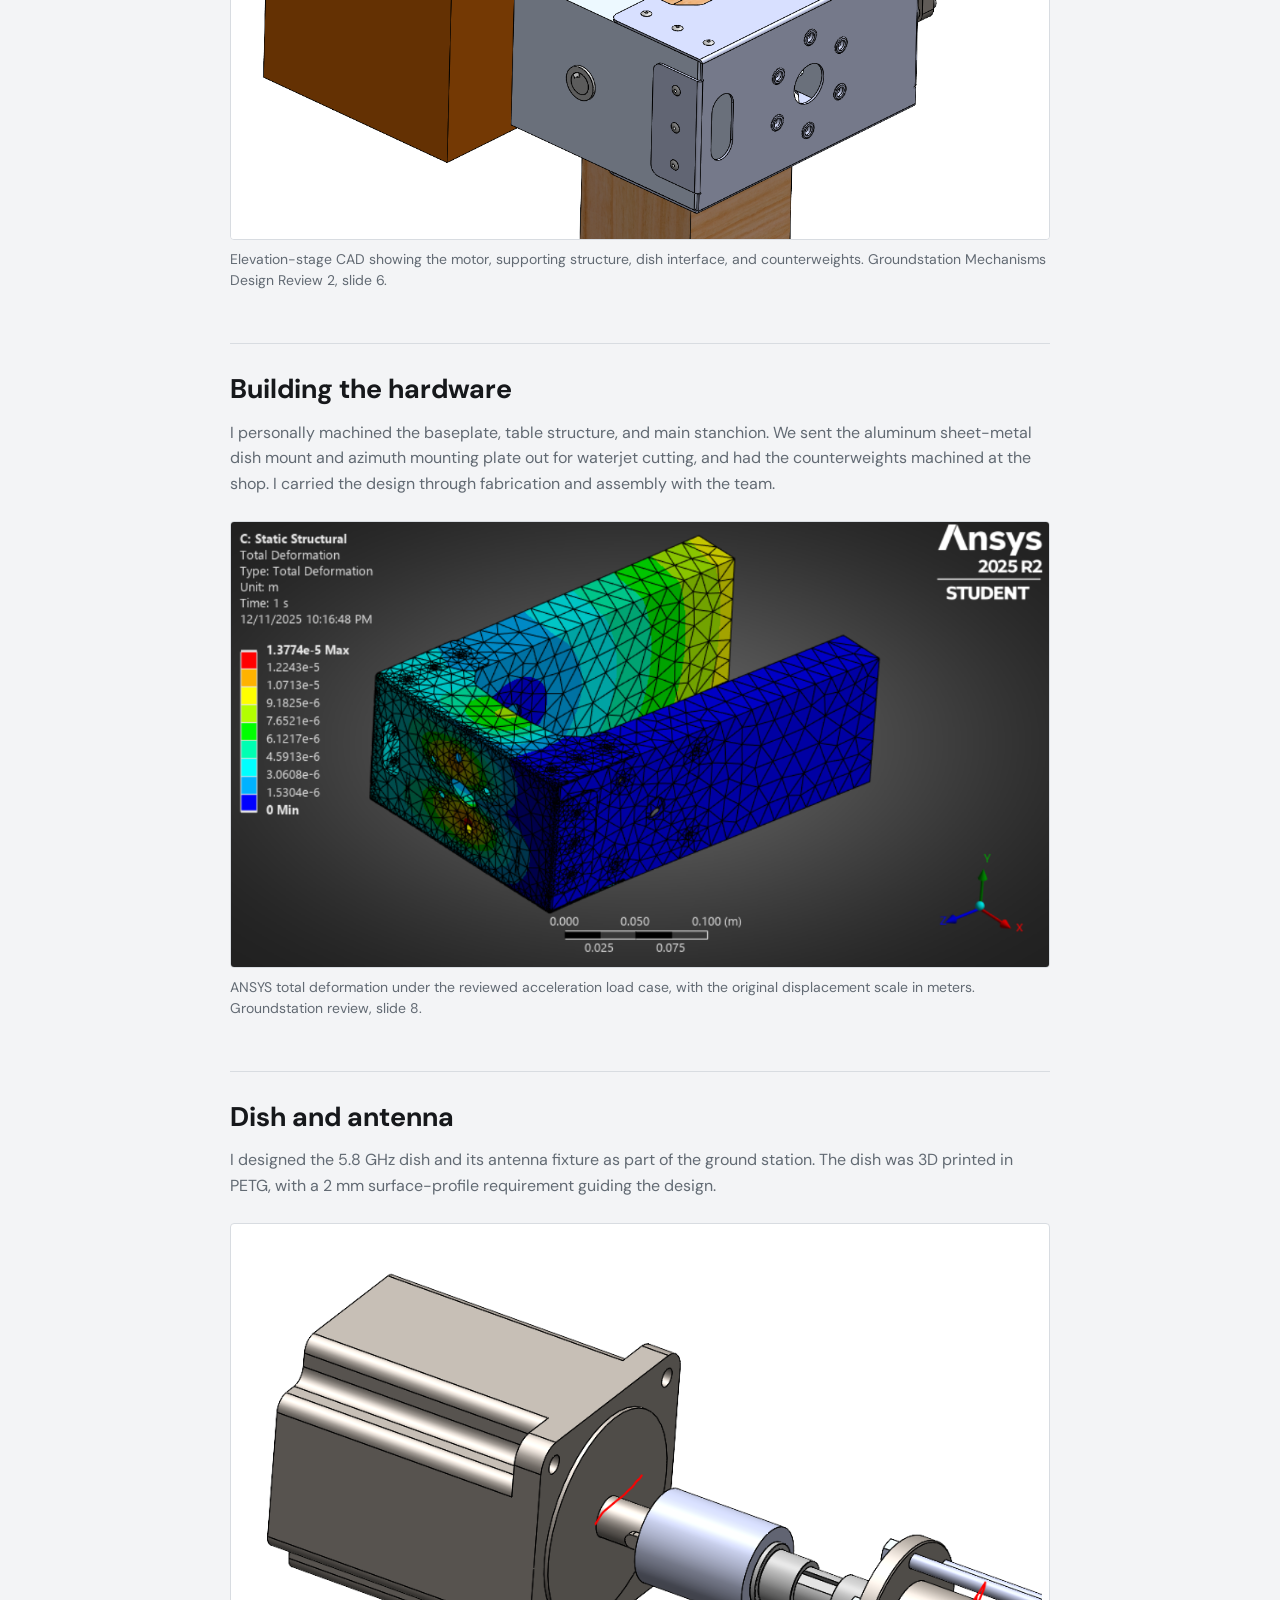
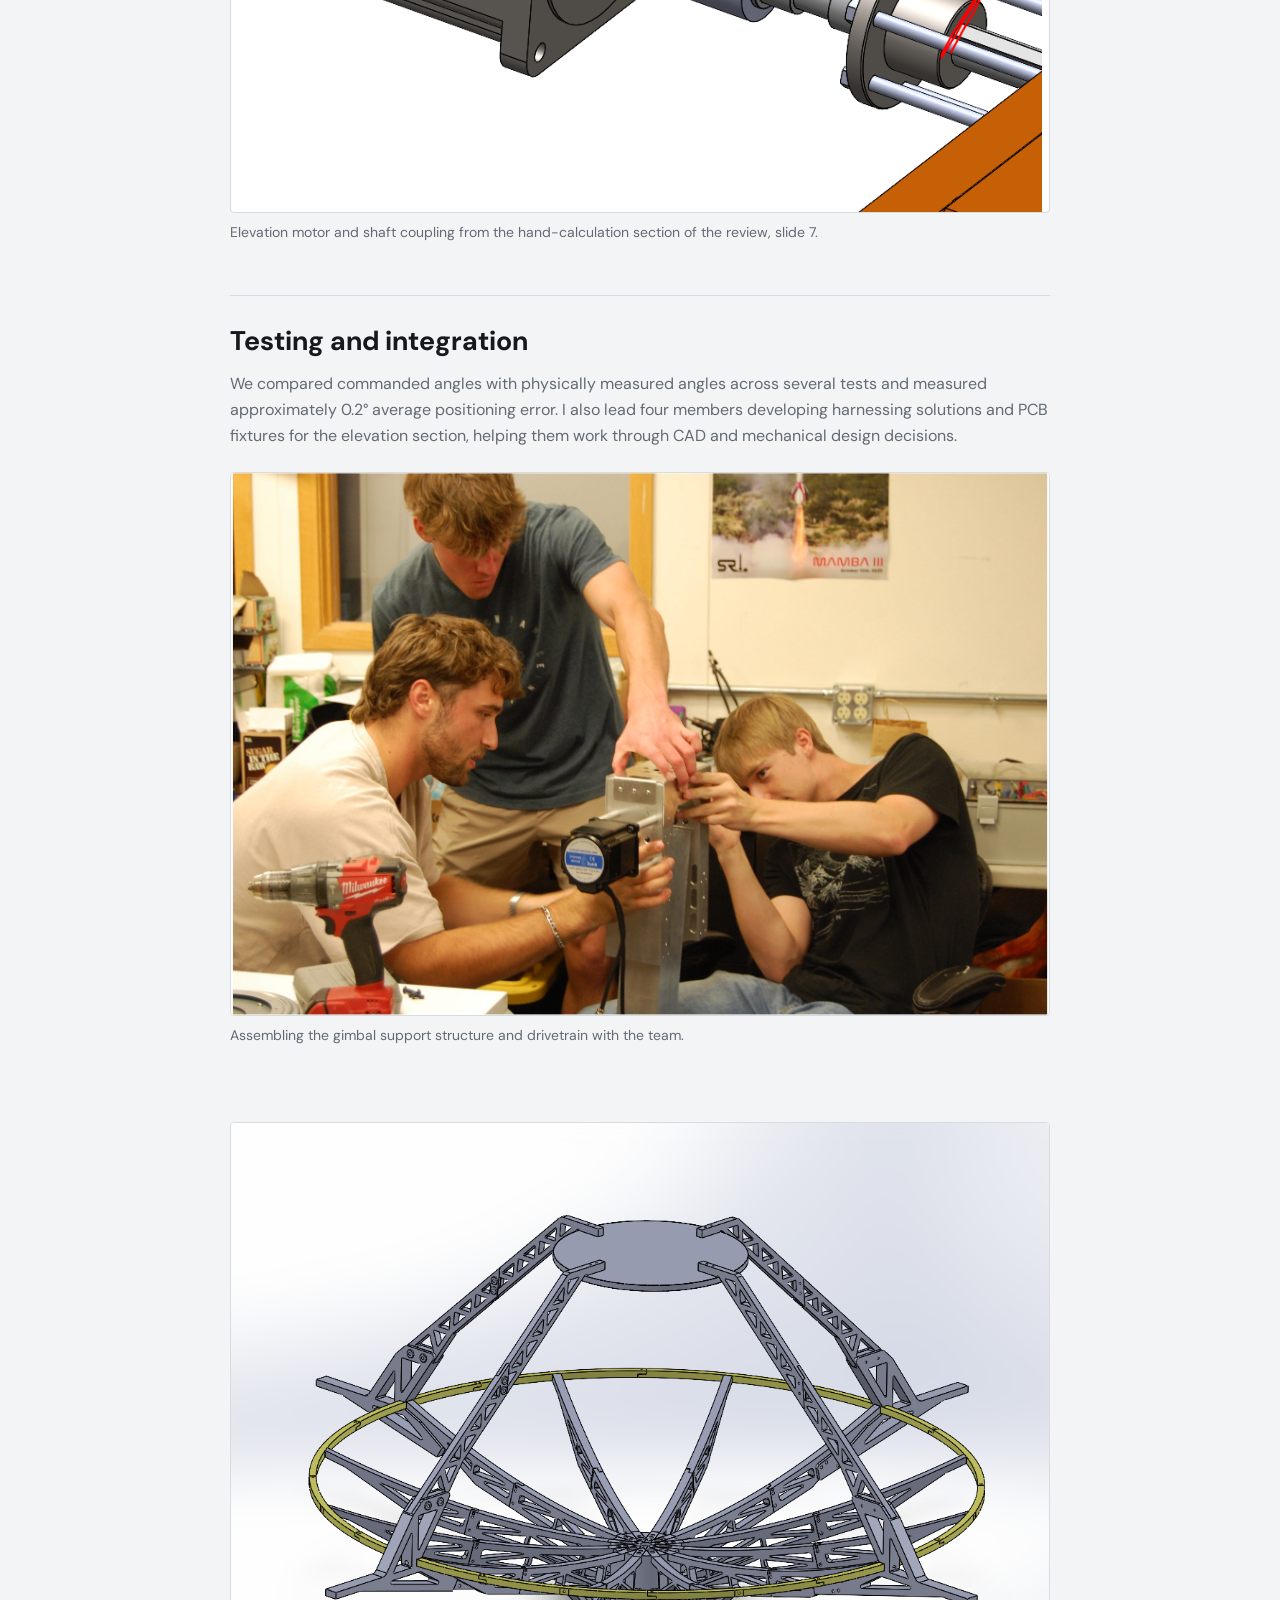
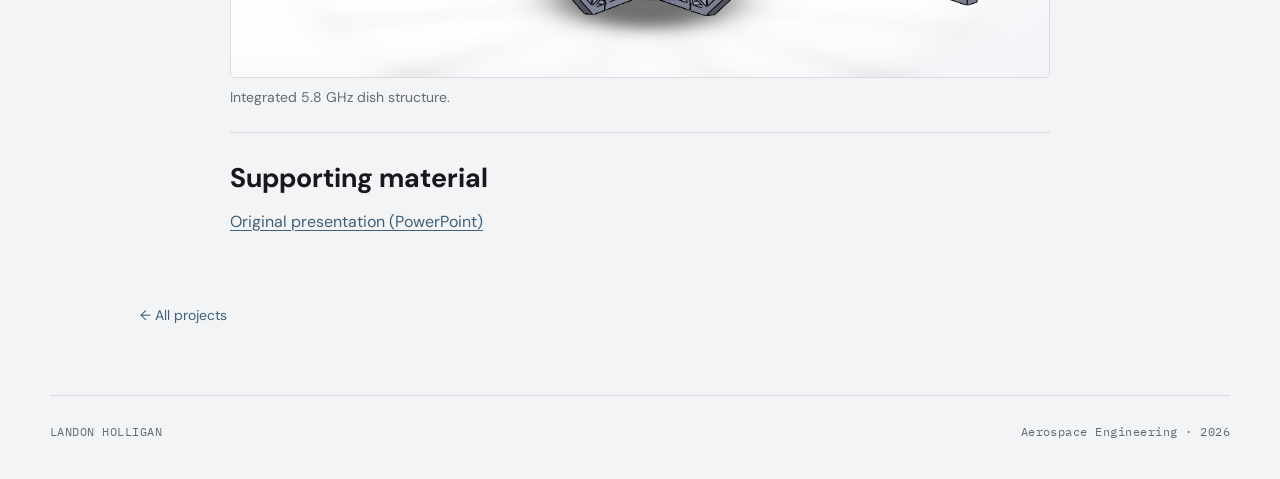
<file: ground-station.html>
<!DOCTYPE html>
<html lang="en"><head>
<meta charset="utf-8"/>
<meta content="width=device-width, initial-scale=1.0" name="viewport"/>
<meta content="As the primary mechanical engineer, I designed and built SRL’s two-axis ground station and 5.8 GHz dish for live telemetry and video downlink. I carried the system from mechanical design and tolerance analysis through fabrication, assembly, and testing, achieving approximately 0.2° average positioning error across multiple commanded-versus-measured tests." name="description"/>
<title>2-Axis Ground Station &amp; 5.8 GHz Dish | Landon Holligan</title>
<link href="https://fonts.googleapis.com" rel="preconnect"/>
<link crossorigin="" href="https://fonts.gstatic.com" rel="preconnect"/>
<link href="https://fonts.googleapis.com/css2?family=DM+Sans:wght@400;500;600;700&amp;family=IBM+Plex+Mono:wght@400;500&amp;display=swap" rel="stylesheet"/>
<link href="styles.css" rel="stylesheet"/>
</head><body><a class="skip-link" href="#top">Skip to content</a><header class="site-header">
<a class="brand" href="index.html#top">
      LANDON HOLLIGAN
    </a>
<nav aria-label="Main navigation" class="site-nav">
<a href="index.html#projects">
        Projects
      </a>
<a href="index.html#experience">
        Experience
      </a>
<a href="index.html#about">
        About
      </a>
<a href="assets/resume.pdf" rel="noopener noreferrer" target="_blank">
        Résumé
      </a>
</nav>
</header><main class="case-main" id="top"><a class="back-link" href="index.html#projects">← All projects</a><section class="case-hero"><p class="eyebrow">Mechanical design · Tolerance analysis · Manufacturing</p><h1>2-Axis Ground Station &amp; 5.8 GHz Dish</h1><p class="project-role">Primary designer · CU Sounding Rocket Laboratory</p><p class="case-intro">As the primary mechanical engineer, I designed and built SRL’s two-axis ground station and 5.8 GHz dish for live telemetry and video downlink. I carried the system from mechanical design and tolerance analysis through fabrication, assembly, and testing, achieving approximately 0.2° average positioning error across multiple commanded-versus-measured tests.</p></section><figure><a aria-label="Open full-size figure" href="assets/images/ground-station.JPG" rel="noopener" target="_blank"><img alt="SRL team with the assembled ground station and dish structure" height="2000" loading="lazy" src="assets/images/ground-station.JPG" width="3008"/></a><figcaption>SRL team with the assembled ground station and dish structure</figcaption></figure><div class="case-content"><section class="case-section"><h2>Mechanical design</h2><p>I designed nearly the whole mechanical system, from the azimuth and elevation structures to the drivetrain, main stanchion, counterweights, dish attachment, and antenna fixture. A big part of the work was making those components fit together and building something we could actually manufacture and assemble.</p><figure><a aria-label="Open full-size figure" href="assets/figures/gimbal-6-0.png" rel="noopener" target="_blank"><img alt="Elevation-stage CAD showing the motor, supporting structure, dish interface, and counterweights. Groundstation Mechanisms Design Review 2, slide 6." height="929" loading="lazy" src="assets/figures/gimbal-6-0.png" width="1342"/></a><figcaption>Elevation-stage CAD showing the motor, supporting structure, dish interface, and counterweights. Groundstation Mechanisms Design Review 2, slide 6.</figcaption></figure></section><section class="case-section"><h2>Building the hardware</h2><p>I personally machined the baseplate, table structure, and main stanchion. We sent the aluminum sheet-metal dish mount and azimuth mounting plate out for waterjet cutting, and had the counterweights machined at the shop. I carried the design through fabrication and assembly with the team.</p><figure><a aria-label="Open full-size figure" href="assets/figures/gimbal-8-0.png" rel="noopener" target="_blank"><img alt="ANSYS total deformation under the reviewed acceleration load case, with the original displacement scale in meters. Groundstation review, slide 8." height="591" loading="lazy" src="assets/figures/gimbal-8-0.png" width="1086"/></a><figcaption>ANSYS total deformation under the reviewed acceleration load case, with the original displacement scale in meters. Groundstation review, slide 8.</figcaption></figure></section><section class="case-section"><h2>Dish and antenna</h2><p>I designed the 5.8 GHz dish and its antenna fixture as part of the ground station. The dish was 3D printed in PETG, with a 2 mm surface-profile requirement guiding the design.</p><figure><a aria-label="Open full-size figure" href="assets/figures/gimbal-7-2.png" rel="noopener" target="_blank"><img alt="Elevation motor and shaft coupling from the hand-calculation section of the review, slide 7." height="687" loading="lazy" src="assets/figures/gimbal-7-2.png" width="939"/></a><figcaption>Elevation motor and shaft coupling from the hand-calculation section of the review, slide 7.</figcaption></figure></section><section class="case-section"><h2>Testing and integration</h2><p>We compared commanded angles with physically measured angles across several tests and measured approximately 0.2° average positioning error. I also lead four members developing harnessing solutions and PCB fixtures for the elevation section, helping them work through CAD and mechanical design decisions.</p><figure><a aria-label="Open full-size figure" href="assets/images/Gimbal_Work.jpg" rel="noopener" target="_blank"><img alt="Assembling the gimbal support structure and drivetrain with the team." height="1145" loading="lazy" src="assets/images/Gimbal_Work.jpg" width="1729"/></a><figcaption>Assembling the gimbal support structure and drivetrain with the team.</figcaption></figure></section><figure><img alt="Current dish structural CAD" loading="lazy" src="assets/images/New_Dish.png"/><figcaption>Integrated 5.8 GHz dish structure.</figcaption></figure><section class="case-section downloads"><h2>Supporting material</h2><a download="" href="assets/documents/ground-station-review.pptx">Original presentation (PowerPoint)</a></section></div><a class="back-link" href="index.html#projects">← All projects</a></main><footer>
<span>
      LANDON HOLLIGAN
    </span>
<span>
      Aerospace Engineering · <span id="year"></span>
</span>
</footer><script src="script.js"></script></body></html>
</file>
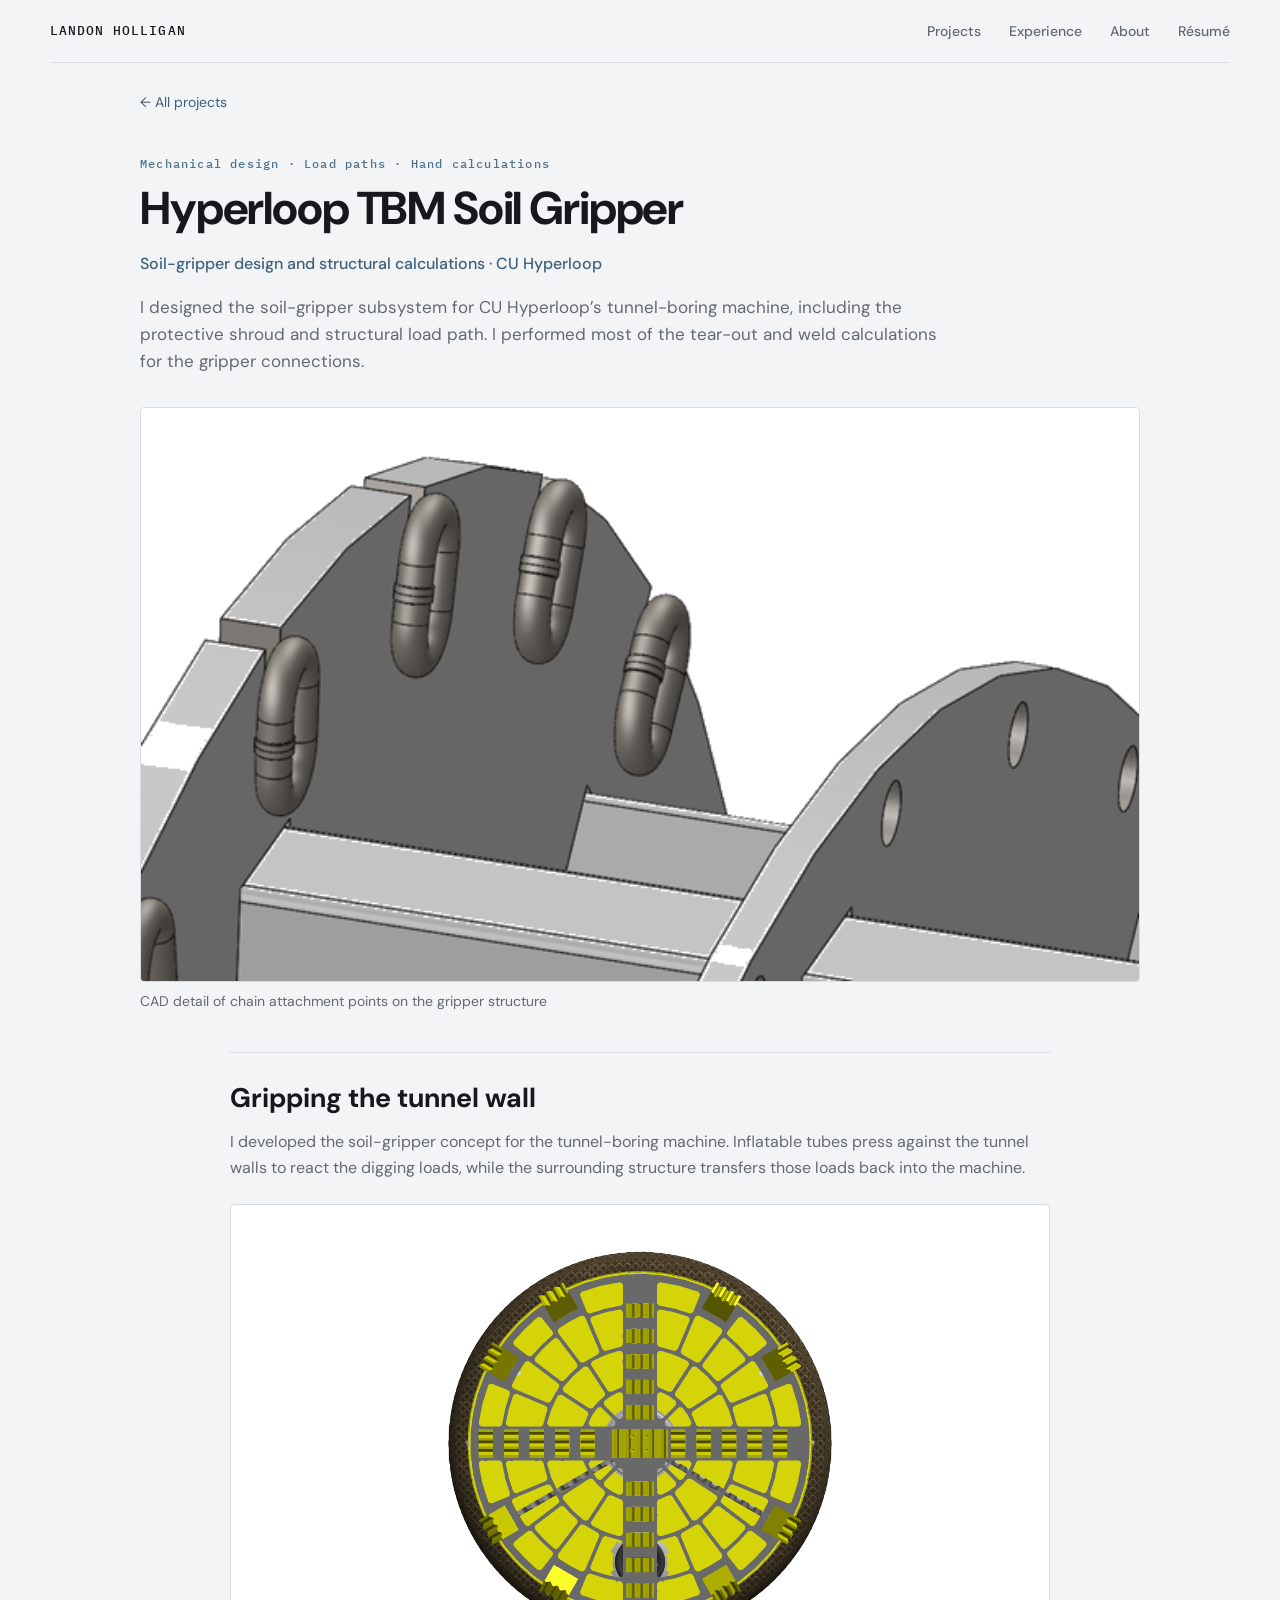
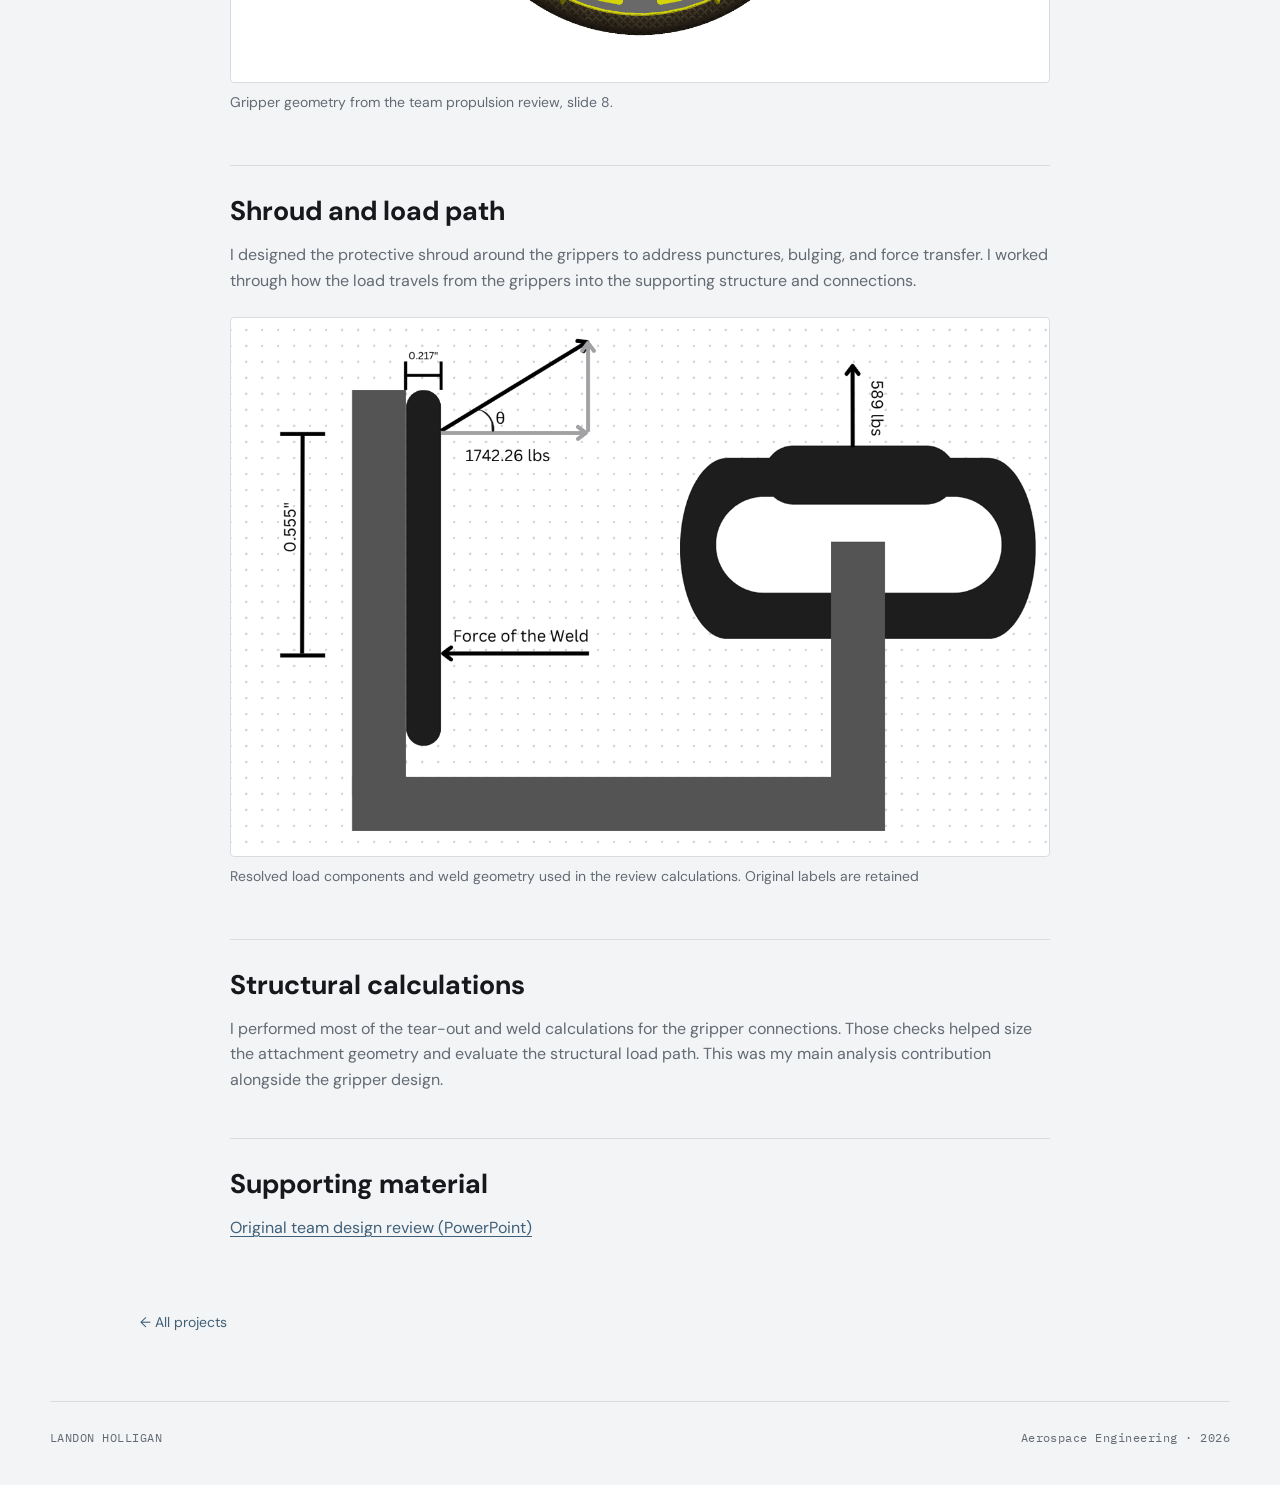
<file: hyperloop.html>
<!DOCTYPE html>
<html lang="en"><head>
<meta charset="utf-8"/>
<meta content="width=device-width, initial-scale=1.0" name="viewport"/>
<meta content="I designed the soil-gripper subsystem for CU Hyperloop’s tunnel-boring machine, including the protective shroud and structural load path. I performed most of the tear-out and weld calculations for the gripper connections." name="description"/>
<title>Hyperloop TBM Soil Gripper | Landon Holligan</title>
<link href="https://fonts.googleapis.com" rel="preconnect"/>
<link crossorigin="" href="https://fonts.gstatic.com" rel="preconnect"/>
<link href="https://fonts.googleapis.com/css2?family=DM+Sans:wght@400;500;600;700&amp;family=IBM+Plex+Mono:wght@400;500&amp;display=swap" rel="stylesheet"/>
<link href="styles.css" rel="stylesheet"/>
</head><body><a class="skip-link" href="#top">Skip to content</a><header class="site-header">
<a class="brand" href="index.html#top">
      LANDON HOLLIGAN
    </a>
<nav aria-label="Main navigation" class="site-nav">
<a href="index.html#projects">
        Projects
      </a>
<a href="index.html#experience">
        Experience
      </a>
<a href="index.html#about">
        About
      </a>
<a href="assets/resume.pdf" rel="noopener noreferrer" target="_blank">
        Résumé
      </a>
</nav>
</header><main class="case-main" id="top"><a class="back-link" href="index.html#projects">← All projects</a><section class="case-hero"><p class="eyebrow">Mechanical design · Load paths · Hand calculations</p><h1>Hyperloop TBM Soil Gripper</h1><p class="project-role">Soil-gripper design and structural calculations · CU Hyperloop</p><p class="case-intro">I designed the soil-gripper subsystem for CU Hyperloop’s tunnel-boring machine, including the protective shroud and structural load path. I performed most of the tear-out and weld calculations for the gripper connections.</p></section><figure><a aria-label="Open full-size figure" href="assets/figures/hyperloop-10-2.png" rel="noopener" target="_blank"><img alt="CAD detail of chain attachment points on the gripper structure" height="351" loading="lazy" src="assets/figures/hyperloop-10-2.png" width="611"/></a><figcaption>CAD detail of chain attachment points on the gripper structure</figcaption></figure><div class="case-content"><section class="case-section"><h2>Gripping the tunnel wall</h2><p>I developed the soil-gripper concept for the tunnel-boring machine. Inflatable tubes press against the tunnel walls to react the digging loads, while the surrounding structure transfers those loads back into the machine.</p><figure><a aria-label="Open full-size figure" href="assets/figures/hyperloop-8-0.png" rel="noopener" target="_blank"><img alt="Gripper geometry from the team propulsion review, slide 8." height="1740" loading="lazy" src="assets/figures/hyperloop-8-0.png" width="2984"/></a><figcaption>Gripper geometry from the team propulsion review, slide 8.</figcaption></figure></section><section class="case-section"><h2>Shroud and load path</h2><p>I designed the protective shroud around the grippers to address punctures, bulging, and force transfer. I worked through how the load travels from the grippers into the supporting structure and connections.</p><figure><a aria-label="Open full-size figure" href="assets/figures/hyperloop-10-3.png" rel="noopener" target="_blank"><img alt="Resolved load components and weld geometry used in the review calculations. Original labels are retained. Propulsion design review, slide 10." height="838" loading="lazy" src="assets/figures/hyperloop-10-3.png" width="1275"/></a><figcaption>Resolved load components and weld geometry used in the review calculations. Original labels are retained</figcaption></figure></section><section class="case-section"><h2>Structural calculations</h2><p>I performed most of the tear-out and weld calculations for the gripper connections. Those checks helped size the attachment geometry and evaluate the structural load path. This was my main analysis contribution alongside the gripper design.</p></section><section class="case-section downloads"><h2>Supporting material</h2><a download="" href="assets/documents/hyperloop-review.pptx">Original team design review (PowerPoint)</a></section></div><a class="back-link" href="index.html#projects">← All projects</a></main><footer>
<span>
      LANDON HOLLIGAN
    </span>
<span>
      Aerospace Engineering · <span id="year"></span>
</span>
</footer><script src="script.js"></script></body></html>
</file>
<file: styles.css>
/* =========================================
   COLOR / SITE VARIABLES
========================================= */

:root {

  --background: #f3f4f6;
  --surface: #ffffff;

  --text: #16181b;
  --text-secondary: #626a73;

  --blue: #4f718c;
  --blue-dark: #3f6078;

  --border: #d8dce1;
  --border-hover: #b9c1c9;

  --placeholder: #e7eaed;
  --placeholder-text: #8d959d;

  --max-width: 1180px;
}


/* =========================================
   RESET
========================================= */

* {
  box-sizing: border-box;
}

html {
  scroll-behavior: smooth;
}

body {
  margin: 0;

  background: var(--background);
  color: var(--text);

  font-family: "DM Sans", sans-serif;

  font-size: 16px;
  line-height: 1.6;

  -webkit-font-smoothing: antialiased;
  -moz-osx-font-smoothing: grayscale;
}

a {
  color: inherit;
  text-decoration: none;
}

img {
  display: block;

  width: 100%;
  height: 100%;

  object-fit: cover;
}


/* =========================================
   HEADER
========================================= */

.site-header {
  width: calc(100% - 64px);
  max-width: var(--max-width);

  margin: 0 auto;

  padding: 20px 0;

  display: flex;
  align-items: center;
  justify-content: space-between;

  border-bottom: 1px solid var(--border);
}


.brand {
  font-family: "IBM Plex Mono", monospace;

  font-size: 13px;
  font-weight: 500;

  letter-spacing: 0.08em;

  transition: color 0.2s ease;
}


.brand:hover {
  color: var(--blue);
}


.site-nav {
  display: flex;
  align-items: center;

  gap: 28px;
}


.site-nav a {
  color: var(--text-secondary);

  font-size: 14px;
  font-weight: 500;

  transition: color 0.2s ease;
}


.site-nav a:hover {
  color: var(--blue);
}


/* =========================================
   MAIN CONTENT
========================================= */

main {
  width: calc(100% - 64px);
  max-width: var(--max-width);

  margin: 0 auto;
}


/* =========================================
   HERO
========================================= */

.hero {
  max-width: 760px;

  padding: 44px 0 42px;
}


.eyebrow {
  margin-bottom: 10px;

  color: var(--blue);

  font-family: "IBM Plex Mono", monospace;

  font-size: 12px;
  font-weight: 500;

  letter-spacing: 0.1em;
}


.hero h1 {
  margin: 0;

  font-size: clamp(40px, 5vw, 52px);
  font-weight: 600;

  line-height: 1.05;

  letter-spacing: -0.035em;
}


.hero-role {
  margin: 13px 0 0;

  color: var(--text-secondary);

  font-family: "IBM Plex Mono", monospace;

  font-size: 14px;
}


.hero-copy {
  max-width: 650px;

  margin: 20px 0 0;

  color: var(--text-secondary);

  font-size: 17px;
  line-height: 1.6;
}


.hero-actions {
  display: flex;
  gap: 10px;

  margin-top: 26px;
}


/* =========================================
   BUTTONS
========================================= */

.button {
  min-height: 42px;

  padding: 9px 16px;

  display: inline-flex;
  align-items: center;
  justify-content: center;

  border-radius: 5px;

  font-size: 14px;
  font-weight: 600;

  transition:
    background-color 0.2s ease,
    border-color 0.2s ease,
    color 0.2s ease;
}


.button.primary {
  background: var(--blue);
  color: #ffffff;

  border: 1px solid var(--blue);
}


.button.primary:hover {
  background: var(--blue-dark);

  border-color: var(--blue-dark);
}


.button.secondary {
  background: transparent;
  color: var(--text);

  border: 1px solid var(--border);
}


.button.secondary:hover {
  color: var(--blue);

  border-color: var(--blue);
}


/* =========================================
   SECTIONS
========================================= */

.section {
  padding: 42px 0;

  border-top: 1px solid var(--border);
}


.section-title {
  margin-bottom: 28px;
}


.section-title h2,
.split h2 {
  margin: 0;

  font-size: 30px;
  font-weight: 600;

  line-height: 1.2;

  letter-spacing: -0.025em;
}


/* =========================================
   MAIN PROJECT GRID
========================================= */

.project-grid {
  display: grid;

  grid-template-columns: repeat(2, minmax(0, 1fr));

  gap: 20px;
}


.project-card {
  overflow: hidden;

  background: var(--surface);

  border: 1px solid var(--border);
  border-radius: 6px;

  transition:
    transform 0.2s ease,
    border-color 0.2s ease;
}


.project-card:hover {


  border-color: var(--border-hover);
}


/* =========================================
   PROJECT IMAGES
========================================= */

.project-image {
  width: 100%;

  aspect-ratio: 16 / 9;

  overflow: hidden;

  background: var(--placeholder);

  border-bottom: 1px solid var(--border);
}


.placeholder {
  display: flex;
  align-items: center;
  justify-content: center;

  padding: 30px;
}


.placeholder span {
  color: var(--placeholder-text);

  font-family: "IBM Plex Mono", monospace;

  font-size: 12px;

  text-align: center;

  letter-spacing: 0.08em;
}


/* =========================================
   PROJECT CONTENT
========================================= */

.project-body {
  padding: 22px;
}


.project-top-row {
  display: flex;
  align-items: flex-start;
  justify-content: space-between;

  gap: 16px;

  margin-bottom: 12px;
}


.project-meta {
  display: flex;
  flex-wrap: wrap;

  gap: 5px 13px;

  margin-bottom: 12px;
}


.project-top-row .project-meta {
  margin-bottom: 0;
}


.project-meta span {
  color: var(--blue);

  font-family: "IBM Plex Mono", monospace;

  font-size: 12px;
  font-weight: 500;

  letter-spacing: 0.065em;
}


.project-body h3 {
  margin: 0 0 9px;

  font-size: 21px;
  font-weight: 600;

  line-height: 1.3;

  letter-spacing: -0.018em;
}


.project-body p {
  margin: 0;

  color: var(--text-secondary);

  font-size: 16px;
  line-height: 1.6;
}


.project-link {
  display: inline-block;

  margin-top: 16px;

  color: var(--blue);

  font-size: 13px;
  font-weight: 600;

  transition: color 0.2s ease;
}


.project-link:hover {
  color: var(--blue-dark);
}


/* =========================================
   PROJECT STATUS
========================================= */

.status {
  flex-shrink: 0;

  color: var(--blue);

  font-family: "IBM Plex Mono", monospace;

  font-size: 9px;
  font-weight: 500;

  letter-spacing: 0.08em;

  white-space: nowrap;
}


/* =========================================
   ADDITIONAL PROJECTS
========================================= */

.compact-project-grid {
  display: grid;

  grid-template-columns: repeat(3, minmax(0, 1fr));

  gap: 18px;
}


.compact-project {
  padding: 21px;

  display: flex;
  flex-direction: column;

  background: var(--surface);

  border: 1px solid var(--border);
  border-radius: 6px;

  transition:
    transform 0.2s ease,
    border-color 0.2s ease;
}


.compact-project:hover {


  border-color: var(--border-hover);
}


.compact-project-header {
  display: flex;
  align-items: flex-start;
  justify-content: space-between;

  gap: 12px;
}


.compact-project h3 {
  margin: 0 0 9px;

  font-size: 18px;
  font-weight: 600;

  line-height: 1.35;

  letter-spacing: -0.015em;
}


.compact-project p {
  margin: 0 0 17px;

  color: var(--text-secondary);

  font-size: 14px;
  line-height: 1.6;
}


.compact-project .project-meta {
  margin-top: auto;
  margin-bottom: 0;
}


.compact-project .project-link {
  margin-top: 15px;
}


/* =========================================
   SPLIT SECTIONS
========================================= */

.split {
  display: grid;

  grid-template-columns: 0.8fr 1.2fr;

  gap: 90px;
}


/* =========================================
   EXPERIENCE TIMELINE
========================================= */

.timeline {
  border-top: 1px solid var(--border);
}


.timeline-item {
  padding: 23px 0;

  border-bottom: 1px solid var(--border);
}


.timeline-date {
  margin-bottom: 6px;

  color: var(--blue);

  font-family: "IBM Plex Mono", monospace;

  font-size: 12px;

  letter-spacing: 0.075em;
}


.timeline-item h3 {
  margin: 0 0 6px;

  font-size: 18px;
  font-weight: 600;

  line-height: 1.35;
}


.timeline-item p {
  max-width: 640px;

  margin: 0;

  color: var(--text-secondary);

  font-size: 16px;
  line-height: 1.6;
}


/* =========================================
   EARLIER WORK
========================================= */

.earlier-work {
  border-top: 1px solid var(--border);
}


.earlier-project {
  padding: 21px 0;

  display: flex;
  align-items: center;
  justify-content: space-between;

  gap: 40px;

  border-bottom: 1px solid var(--border);
}


.earlier-project h3 {
  margin: 0 0 5px;

  font-size: 18px;
  font-weight: 600;
}


.earlier-project p {
  max-width: 700px;

  margin: 0;

  color: var(--text-secondary);

  font-size: 14px;
  line-height: 1.6;
}


.earlier-project .project-link {
  flex-shrink: 0;

  margin-top: 0;
}


/* =========================================
   ABOUT
========================================= */

.about-copy {
  max-width: 610px;
}


.about-copy p {
  margin: 0 0 17px;

  color: var(--text-secondary);

  font-size: 16px;
  line-height: 1.65;
}


.contact-links {
  display: flex;
  flex-wrap: wrap;

  gap: 22px;

  margin-top: 26px;
}


.contact-links a {
  color: var(--blue);

  font-size: 14px;
  font-weight: 600;

  transition: color 0.2s ease;
}


.contact-links a:hover {
  color: var(--blue-dark);
}


/* =========================================
   FOOTER
========================================= */

footer {
  width: calc(100% - 64px);
  max-width: var(--max-width);

  margin: 0 auto;

  padding: 26px 0 38px;

  display: flex;
  align-items: center;
  justify-content: space-between;

  gap: 20px;

  border-top: 1px solid var(--border);

  color: var(--text-secondary);

  font-family: "IBM Plex Mono", monospace;

  font-size: 12px;

  letter-spacing: 0.04em;
}


/* =========================================
   TABLET
========================================= */

@media (max-width: 900px) {

  .compact-project-grid {
    grid-template-columns: 1fr;
  }


  .split {
    grid-template-columns: 1fr;

    gap: 28px;
  }

}


/* =========================================
   MOBILE
========================================= */

@media (max-width: 720px) {

  .site-header,
  main,
  footer {
    width: calc(100% - 40px);
  }


  .site-header {
    padding: 18px 0;
  }


  .site-nav {
    gap: 16px;
  }


  .site-nav a {
    font-size: 13px;
  }


  .hero {
    padding: 36px 0;
  }


  .hero h1 {
    font-size: 40px;
  }


  .hero-copy {
    font-size: 16px;
  }


  .section {
    padding: 36px 0;
  }


  .project-grid {
    grid-template-columns: 1fr;
  }


  .earlier-project {
    align-items: flex-start;

    flex-direction: column;

    gap: 8px;
  }


  footer {
    align-items: flex-start;

    flex-direction: column;

    gap: 7px;
  }

}


/* =========================================
   SMALL MOBILE
========================================= */

@media (max-width: 560px) {

  .site-header {
    align-items: flex-start;

    flex-direction: column;

    gap: 16px;
  }


  .site-nav {
    width: 100%;

    justify-content: space-between;

    gap: 8px;
  }


  .site-nav a {
    font-size: 12px;
  }


  .hero h1 {
    font-size: 36px;
  }


  .hero-role {
    font-size: 12px;

    line-height: 1.7;
  }


  .hero-actions {
    flex-wrap: wrap;
  }


  .section-title h2,
  .split h2 {
    font-size: 26px;
  }


  .project-top-row {
    flex-direction: column;

    gap: 7px;
  }


  .compact-project-header {
    flex-direction: column;

    gap: 5px;
  }

}

/* Homepage refinement: preserve the existing palette and grid. */
.project-grid { align-items: start; }
.project-image { aspect-ratio: 16 / 9; }
.cad-image { background: #2e3440; }
.cad-image img { object-fit: contain; }
.hardware-image img { object-position: center 48%; }
.project-body p.project-role { font-size: 14px; color: var(--blue-dark); margin: 0 0 12px; line-height: 1.5; }
.text-project { border-top: 3px solid var(--blue); }
.project-meta { gap: 5px 12px; }
.project-meta span { letter-spacing: .025em; }
.status { flex-shrink: 0; font-size: 12px; }
.compact-project p, .earlier-project p { font-size: 16px; }
.site-nav a, .project-link, .hero-role { font-size: 14px; }
.project-details { margin-top: 18px; border-top: 1px solid var(--border); padding-top: 12px; }
.project-details summary { color: var(--blue-dark); cursor: pointer; font-size: 14px; font-weight: 600; padding: 6px 0; }
.detail-content { padding-top: 12px; }
.detail-content p, .detail-content dd { font-size: 15px; }
.detail-content dl { margin: 0; }
.detail-content dt { font-size: 14px; font-weight: 600; margin-top: 12px; }
.detail-content dt:first-child { margin-top: 0; }
.detail-content dd { margin: 3px 0 0; color: var(--text-secondary); }
.detail-content figure { margin: 18px 0 0; }
.detail-content img { width: 100%; height: auto; border-radius: 3px; }
.detail-content figcaption { color: var(--text-secondary); font-size: 13px; margin-top: 6px; }
.earlier-project { flex-wrap: wrap; }
.earlier-project > div { flex: 1 1 65%; }
.earlier-project > details { flex: 1 1 100%; margin: 0; }
.timeline-item:first-child { border-left: 3px solid var(--blue); padding-left: 20px; }
a:focus-visible, summary:focus-visible { outline: 3px solid var(--blue); outline-offset: 4px; border-radius: 2px; }
.skip-link { position: absolute; left: 16px; top: -100px; background: white; padding: 12px 18px; z-index: 10; }
.skip-link:focus { top: 12px; }
section[id] { scroll-margin-top: 24px; }
@media (max-width: 560px) {
  .hero h1 { font-size: 40px; }
  .hero-role { font-size: 14px; }
  .site-nav { flex-wrap: wrap; }
  .site-nav a { font-size: 14px; padding: 6px 0; }
  .project-body { padding: 20px; }
  .project-meta span { overflow-wrap: anywhere; }
  .project-body h3, .compact-project h3, .timeline-item h3 { overflow-wrap: anywhere; }
}
@media (prefers-reduced-motion: reduce) {
  html { scroll-behavior: auto; }
  *, *::before, *::after { transition: none !important; }
}

/* Illustrated case studies */
.scientific-image { background: #fff; }
.scientific-image img { object-fit: contain; }
.compact-image { height: 160px; object-fit: contain; background: #fff; margin: 0 0 20px; border-radius: 4px; }
.earlier-image { width: 200px; height: 145px; object-fit: contain; flex-shrink: 0; }
.case-main { max-width: 1000px; padding-bottom: 40px; }
.back-link { display: inline-block; color: var(--blue-dark); font-size: 14px; margin: 28px 0; }
.case-hero { max-width: 820px; margin: 12px 0 32px; }
.case-hero h1 { font-size: clamp(32px, 5vw, 46px); line-height: 1.13; letter-spacing: -.025em; margin: 10px 0 14px; }
.case-hero .project-role { color: var(--blue-dark); font-weight: 500; }
.case-intro { font-size: 17px; color: var(--text-secondary); }
.case-result { display: grid; gap: 5px; border-left: 3px solid var(--blue); padding: 12px 20px; margin-top: 24px; background: white; }
.case-result strong { font-size: 21px; font-weight: 600; }
.case-result span { color: var(--text-secondary); font-size: 15px; }
.case-main figure { margin: 24px 0; }
.case-main figure img { width: 100%; height: auto; max-height: 590px; object-fit: contain; background: white; border: 1px solid var(--border); border-radius: 4px; }
.case-main figcaption { color: var(--text-secondary); font-size: 14px; margin-top: 9px; line-height: 1.5; }
.case-content { max-width: 820px; margin: 40px auto 0; }
.case-section { padding: 28px 0; border-top: 1px solid var(--border); }
.case-section h2 { font-size: 27px; line-height: 1.25; margin: 0 0 14px; }
.case-section p { font-size: 16px; color: var(--text-secondary); margin: 0 0 18px; }
.downloads a { display: block; width: fit-content; color: var(--blue-dark); text-decoration: underline; text-underline-offset: 3px; margin: 14px 0; }
@media(max-width:560px) { .case-result { padding: 12px 16px; } .earlier-image { width: 100%; height: 180px; } .case-section h2 { font-size: 24px; } .case-main { overflow-wrap: anywhere; } }
@media print { .site-header, .back-link, .downloads, footer { display: none; } .case-main { width: 100%; } .case-section, figure { break-inside: avoid; } body { background: white; } }

/* Highlighted projects: wide cards, one project per row. */
.highlighted-projects { grid-template-columns: minmax(0, 1fr); gap: 28px; }
.highlighted-projects .project-card { display: grid; grid-template-columns: minmax(0, 0.9fr) minmax(0, 1.2fr); align-items: stretch; }
.highlighted-projects .project-image { height: 100%; min-height: 290px; aspect-ratio: auto; border-bottom: 0; border-right: 1px solid var(--border); }
.highlighted-projects .project-image img { width: 100%; height: 100%; object-fit: contain; }
.highlighted-projects .hardware-image img { object-fit: cover; }
.highlighted-projects .project-body { padding: 32px; }
.highlighted-projects .text-project { grid-template-columns: minmax(0, 1fr); }
@media (max-width: 720px) {
  .highlighted-projects .project-card { grid-template-columns: minmax(0, 1fr); }
  .highlighted-projects .project-image { height: 240px; min-height: 0; border-right: 0; border-bottom: 1px solid var(--border); }
  .highlighted-projects .project-body { padding: 24px; }
}
</file>
